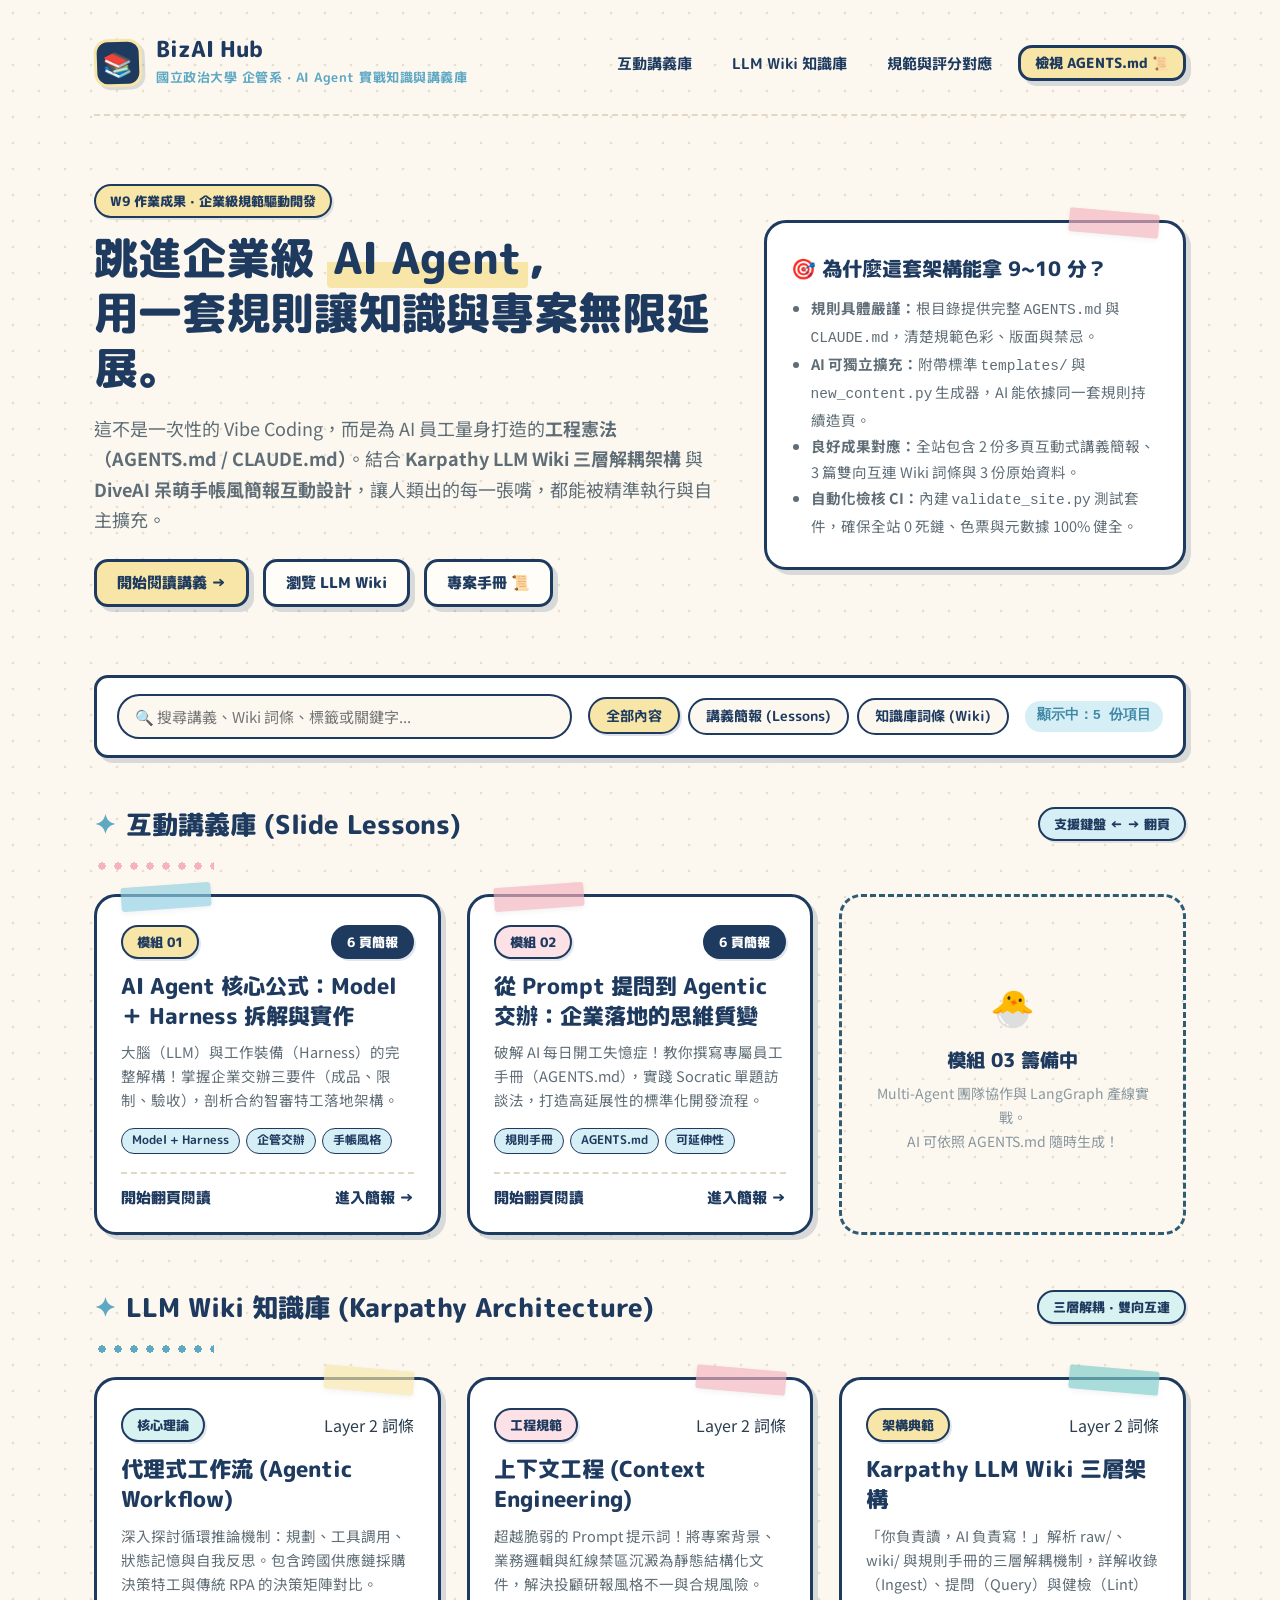
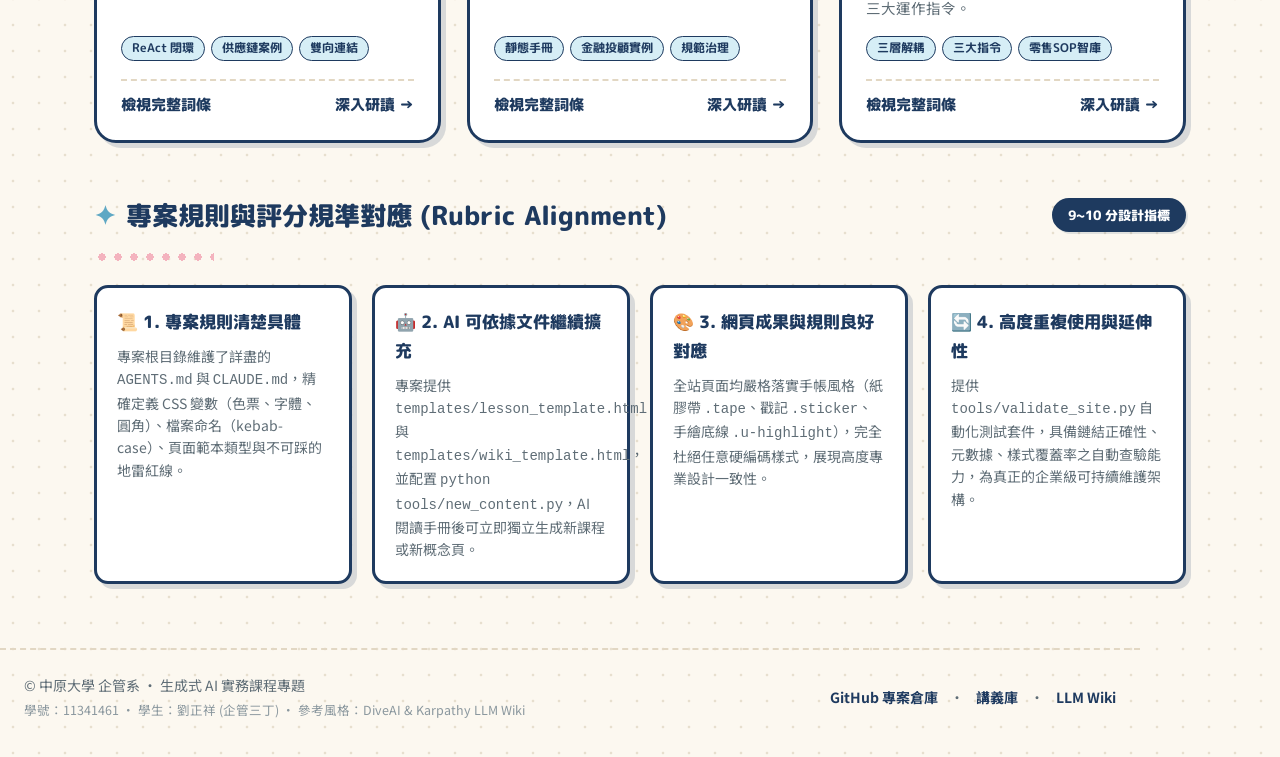
<file: index.html>
<!DOCTYPE html>
<html lang="zh-Hant">
<head>
  <meta charset="utf-8">
  <meta name="viewport" content="width=device-width, initial-scale=1">
  <title>BizAI Hub・中原企管 AI Agent 落地實戰講義庫與知識 Wiki</title>
  <meta name="description" content="遵循 Karpathy LLM Wiki 三層解耦架構與 DiveAI 講義互動設計。告別單次 Vibe Coding，建立 AI Agent 可以持續擴充的企業級工程憲法。">
  <link rel="preconnect" href="https://fonts.googleapis.com">
  <link rel="preconnect" href="https://fonts.gstatic.com" crossorigin>
  <link href="https://fonts.googleapis.com/css2?family=M+PLUS+Rounded+1c:wght@400;500;700;800&family=Noto+Sans+TC:wght@400;500;700;900&display=swap" rel="stylesheet">
  <link rel="stylesheet" href="styles/base.css">
  <style>
    /* Portal Specific Styles */
    .hero-section {
      padding: 48px 0 32px;
      display: grid;
      grid-template-columns: 1.2fr 0.8fr;
      gap: 36px;
      align-items: center;
    }
    .hero-title {
      font-size: 44px;
      line-height: 1.25;
      margin-bottom: 18px;
    }
    .hero-lead {
      font-size: 18px;
      color: var(--ink-light);
      line-height: 1.7;
      margin-bottom: 24px;
    }
    .hero-actions {
      display: flex;
      gap: 14px;
      flex-wrap: wrap;
    }
    .hero-badge-box {
      background: var(--paper-card);
      border: var(--border-thick);
      border-radius: var(--radius-lg);
      padding: 28px 24px;
      box-shadow: var(--shadow-pop);
      position: relative;
    }
    .hero-badge-box h3 {
      font-size: 20px;
      margin-bottom: 10px;
    }
    .hero-badge-box ul {
      margin-left: 20px;
      font-size: 14.5px;
      line-height: 1.8;
      color: var(--ink-light);
    }

    /* Filter & Search Toolbar */
    .toolbar-section {
      margin: 36px 0 28px;
      background: var(--paper-card);
      border: var(--border-thick);
      border-radius: var(--radius-md);
      padding: 16px 20px;
      box-shadow: var(--shadow-pop);
      display: flex;
      align-items: center;
      justify-content: space-between;
      flex-wrap: wrap;
      gap: 16px;
    }
    .search-box {
      display: flex;
      align-items: center;
      position: relative;
      flex: 1;
      min-width: 260px;
    }
    .search-input {
      width: 100%;
      padding: 10px 38px 10px 16px;
      font-size: 15px;
      font-family: var(--font-body);
      border: 2px solid var(--navy);
      border-radius: var(--radius-pill);
      background: var(--cream);
      color: var(--navy);
      outline: none;
      transition: background var(--transition-fast), border-color var(--transition-fast);
    }
    .search-input:focus {
      background: #FFF;
      border-color: var(--blue);
    }
    .clear-search-btn {
      position: absolute;
      right: 12px;
      background: transparent;
      border: none;
      font-size: 16px;
      cursor: pointer;
      color: var(--ink-muted);
      display: none;
    }
    .filter-tabs {
      display: flex;
      gap: 8px;
      flex-wrap: wrap;
    }
    .filter-btn {
      background: var(--cream);
      border: 2px solid var(--navy);
      border-radius: var(--radius-pill);
      padding: 6px 16px;
      font-family: var(--font-round);
      font-weight: 700;
      font-size: 13.5px;
      color: var(--navy);
      cursor: pointer;
      transition: all var(--transition-fast);
    }
    .filter-btn.active, .filter-btn:hover {
      background: var(--yellow);
      transform: translateY(-1px);
      box-shadow: 2px 2px 0 rgba(30,58,95,0.15);
    }
    .content-counter {
      font-family: var(--font-mono);
      font-size: 13.5px;
      font-weight: 700;
      color: var(--blue-dark);
      background: var(--sky-soft);
      padding: 4px 12px;
      border-radius: var(--radius-pill);
    }

    /* Cards Grid */
    .section-title-row {
      margin: 44px 0 16px;
      display: flex;
      align-items: center;
      justify-content: space-between;
    }
    .section-title {
      font-size: 26px;
      display: flex;
      align-items: center;
      gap: 10px;
    }
    .cards-grid {
      display: grid;
      grid-template-columns: repeat(auto-fill, minmax(320px, 1fr));
      gap: 26px;
      margin-bottom: 24px;
    }
    .content-card {
      position: relative;
      background: var(--paper-card);
      border: var(--border-thick);
      border-radius: var(--radius-lg);
      padding: 28px 24px 22px;
      box-shadow: var(--shadow-pop);
      text-decoration: none;
      color: inherit;
      display: flex;
      flex-direction: column;
      transition: transform var(--transition-fast), box-shadow var(--transition-fast);
    }
    .content-card:hover {
      transform: translate(-3px, -3px);
      box-shadow: var(--shadow-pop-hover);
    }
    .card-badge-row {
      display: flex;
      align-items: center;
      justify-content: space-between;
      margin-bottom: 12px;
    }
    .card-title {
      font-size: 22px;
      line-height: 1.35;
      margin-bottom: 10px;
      color: var(--navy);
    }
    .card-desc {
      font-size: 14.5px;
      color: var(--ink-light);
      line-height: 1.65;
      flex: 1;
      margin-bottom: 16px;
    }
    .card-tags {
      display: flex;
      gap: 6px;
      flex-wrap: wrap;
      margin-bottom: 18px;
    }
    .card-tag {
      background: var(--sky-soft);
      border: 1.5px solid var(--navy);
      color: var(--navy);
      font-family: var(--font-round);
      font-weight: 700;
      font-size: 11.5px;
      padding: 2px 10px;
      border-radius: var(--radius-pill);
    }
    .card-footer-action {
      display: flex;
      align-items: center;
      justify-content: space-between;
      padding-top: 12px;
      border-top: 2px dashed var(--border-line);
      font-family: var(--font-round);
      font-weight: 800;
      font-size: 14.5px;
      color: var(--navy);
    }

    /* Soon Placeholder Card */
    .card-soon {
      background: transparent;
      border: 3px dashed var(--navy-light);
      border-radius: var(--radius-lg);
      display: flex;
      flex-direction: column;
      align-items: center;
      justify-content: center;
      text-align: center;
      padding: 30px;
      min-height: 240px;
      color: var(--ink-muted);
    }

    /* Rule Highlights Section */
    .rubric-callout-grid {
      display: grid;
      grid-template-columns: repeat(auto-fit, minmax(240px, 1fr));
      gap: 20px;
      margin: 20px 0;
    }
    .rubric-box {
      background: var(--paper-card);
      border: var(--border-thick);
      border-radius: var(--radius-md);
      padding: 20px;
      box-shadow: var(--shadow-pop);
    }
    .rubric-box h4 {
      font-size: 17px;
      margin-bottom: 8px;
      display: flex;
      align-items: center;
      gap: 6px;
    }
    .rubric-box p {
      font-size: 14px;
      color: var(--ink-light);
      line-height: 1.6;
    }

    /* Modal Styling */
    .modal-backdrop {
      display: none;
      position: fixed;
      inset: 0;
      background: rgba(30, 58, 95, 0.6);
      backdrop-filter: blur(4px);
      z-index: 1000;
      align-items: center;
      justify-content: center;
      padding: 20px;
    }
    .modal-dialog {
      background: var(--paper);
      border: var(--border-thick);
      border-radius: var(--radius-lg);
      width: 100%;
      max-width: 840px;
      max-height: 85vh;
      display: flex;
      flex-direction: column;
      box-shadow: 0 20px 60px rgba(0, 0, 0, 0.3);
      overflow: hidden;
    }
    .modal-header {
      padding: 18px 24px;
      border-bottom: 2px dashed var(--border-line);
      display: flex;
      align-items: center;
      justify-content: space-between;
      background: var(--cream);
    }
    .modal-body {
      padding: 24px;
      overflow-y: auto;
      font-size: 14.5px;
      line-height: 1.7;
    }
    .modal-close-btn {
      background: var(--blush);
      border: 2px solid var(--navy);
      border-radius: 50%;
      width: 32px;
      height: 32px;
      display: flex;
      align-items: center;
      justify-content: center;
      font-weight: 900;
      cursor: pointer;
    }

    @media (max-width: 860px) {
      .hero-section {
        grid-template-columns: 1fr;
      }
      .hero-title {
        font-size: 32px;
      }
      .toolbar-section {
        flex-direction: column;
        align-items: stretch;
      }
    }
  </style>
</head>
<body>

  <!-- Site Navigation -->
  <header class="site-header">
    <div class="wrap">
      <nav class="site-nav">
        <a href="index.html" class="brand-logo">
          <div class="brand-icon">📚</div>
          <div class="brand-text">
            <h1>BizAI Hub</h1>
            <span>國立政治大學 企管系 · AI Agent 實戰知識與講義庫</span>
          </div>
        </a>
        <ul class="nav-links">
          <li><a href="#lessons-section" class="nav-link">互動講義庫</a></li>
          <li><a href="#wiki-section" class="nav-link">LLM Wiki 知識庫</a></li>
          <li><a href="#rules-section" class="nav-link">規範與評分對應</a></li>
          <li><button class="btn-action" id="openAgentsModalBtn" style="padding:5px 14px; font-size:13.5px">檢視 AGENTS.md 📜</button></li>
        </ul>
      </nav>
    </div>
  </header>

  <main class="wrap">
    <!-- Hero Section -->
    <section class="hero-section">
      <div>
        <span class="badge-pill yellow" style="margin-bottom:12px;">W9 作業成果 · 企業級規範驅動開發</span>
        <h2 class="hero-title">
          跳進企業級 <span class="u-highlight">AI Agent</span>，<br>
          用一套規則讓知識與專案無限延展。
        </h2>
        <p class="hero-lead">
          這不是一次性的 Vibe Coding，而是為 AI 員工量身打造的<b>工程憲法（AGENTS.md / CLAUDE.md）</b>。結合 <b>Karpathy LLM Wiki 三層解耦架構</b> 與 <b>DiveAI 呆萌手帳風簡報互動設計</b>，讓人類出的每一張嘴，都能被精準執行與自主擴充。
        </p>
        <div class="hero-actions">
          <a href="#lessons-section" class="btn-action">開始閱讀講義 →</a>
          <a href="#wiki-section" class="btn-action btn-secondary">瀏覽 LLM Wiki</a>
          <button class="btn-action btn-secondary" onclick="document.getElementById('openAgentsModalBtn').click()">專案手冊 📜</button>
        </div>
      </div>

      <div class="hero-badge-box">
        <div class="tape tape-right tape-pink"></div>
        <h3>🎯 為什麼這套架構能拿 9~10 分？</h3>
        <ul>
          <li><b>規則具體嚴謹：</b>根目錄提供完整 <code>AGENTS.md</code> 與 <code>CLAUDE.md</code>，清楚規範色彩、版面與禁忌。</li>
          <li><b>AI 可獨立擴充：</b>附帶標準 <code>templates/</code> 與 <code>new_content.py</code> 生成器，AI 能依據同一套規則持續造頁。</li>
          <li><b>良好成果對應：</b>全站包含 2 份多頁互動式講義簡報、3 篇雙向互連 Wiki 詞條與 3 份原始資料。</li>
          <li><b>自動化檢核 CI：</b>內建 <code>validate_site.py</code> 測試套件，確保全站 0 死鏈、色票與元數據 100% 健全。</li>
        </ul>
      </div>
    </section>

    <!-- Toolbar: Search & Category Filter -->
    <section class="toolbar-section">
      <div class="search-box">
        <input type="text" id="hubSearchInput" class="search-input" placeholder="🔍 搜尋講義、Wiki 詞條、標籤或關鍵字..." aria-label="搜尋知識庫內容">
        <button id="clearSearchBtn" class="clear-search-btn" title="清除搜尋">✕</button>
      </div>

      <div class="filter-tabs">
        <button class="filter-btn active" data-category="all">全部內容</button>
        <button class="filter-btn" data-category="lesson">講義簡報 (Lessons)</button>
        <button class="filter-btn" data-category="wiki">知識庫詞條 (Wiki)</button>
      </div>

      <div class="content-counter" id="contentCountDisplay">
        顯示中：5 份項目
      </div>
    </section>

    <!-- Empty Search State -->
    <div id="emptySearchState" style="display:none; text-align:center; padding: 40px 20px;">
      <div style="font-size: 40px; margin-bottom: 8px;">🔍</div>
      <h3 style="color:var(--navy);">查無符合的內容項目</h3>
      <p style="color:var(--ink-light); margin-top:6px;">請嘗試更換關鍵字，或點擊「全部內容」重置篩選條件。</p>
    </div>

    <!-- Section 1: Interactive Lessons -->
    <section id="lessons-section">
      <div class="section-title-row">
        <h3 class="section-title"><span class="text-blue">✦</span> 互動講義庫 (Slide Lessons)</h3>
        <span class="badge-pill">支援鍵盤 ← → 翻頁</span>
      </div>
      <div class="hand-line"></div>

      <div class="cards-grid">
        <!-- Lesson 1 Card -->
        <a href="lessons/agent-harness/index.html" class="content-card" data-type="lesson" data-tags="AI Agent, Model, Harness, 核心公式, 企管案例, 講義">
          <div class="tape tape-left"></div>
          <div class="card-badge-row">
            <span class="badge-pill yellow">模組 01</span>
            <span class="badge-pill dark">6 頁簡報</span>
          </div>
          <h4 class="card-title">AI Agent 核心公式：Model ＋ Harness 拆解與實作</h4>
          <p class="card-desc">
            大腦（LLM）與工作裝備（Harness）的完整解構！掌握企業交辦三要件（成品、限制、驗收），剖析合約智審特工落地架構。
          </p>
          <div class="card-tags">
            <span class="card-tag">Model + Harness</span>
            <span class="card-tag">企管交辦</span>
            <span class="card-tag">手帳風格</span>
          </div>
          <div class="card-footer-action">
            <span>開始翻頁閱讀</span>
            <span>進入簡報 →</span>
          </div>
        </a>

        <!-- Lesson 2 Card -->
        <a href="lessons/prompt-to-agent/index.html" class="content-card" data-type="lesson" data-tags="Prompt, Agentic, AGENTS.md, CLAUDE.md, 規則工程, 訪談法, 講義">
          <div class="tape tape-left tape-pink"></div>
          <div class="card-badge-row">
            <span class="badge-pill pink">模組 02</span>
            <span class="badge-pill dark">6 頁簡報</span>
          </div>
          <h4 class="card-title">從 Prompt 提問到 Agentic 交辦：企業落地的思維質變</h4>
          <p class="card-desc">
            破解 AI 每日開工失憶症！教你撰寫專屬員工手冊（AGENTS.md），實踐 Socratic 單題訪談法，打造高延展性的標準化開發流程。
          </p>
          <div class="card-tags">
            <span class="card-tag">規則手冊</span>
            <span class="card-tag">AGENTS.md</span>
            <span class="card-tag">可延伸性</span>
          </div>
          <div class="card-footer-action">
            <span>開始翻頁閱讀</span>
            <span>進入簡報 →</span>
          </div>
        </a>

        <!-- Coming Soon Card -->
        <div class="card-soon" data-type="lesson" data-tags="即將推出, 多代理人, LangGraph">
          <div style="font-size:36px; margin-bottom:8px;">🐣</div>
          <h4 style="font-family:var(--font-round); color:var(--navy); font-size:19px;">模組 03 籌備中</h4>
          <p style="font-size:14px; margin-top:6px;">Multi-Agent 團隊協作與 LangGraph 產線實戰。<br>AI 可依照 AGENTS.md 隨時生成！</p>
        </div>
      </div>
    </section>

    <!-- Section 2: LLM Wiki Knowledge Base -->
    <section id="wiki-section" style="margin-top: 50px;">
      <div class="section-title-row">
        <h3 class="section-title"><span class="text-blue">✦</span> LLM Wiki 知識庫 (Karpathy Architecture)</h3>
        <span class="badge-pill teal">三層解耦 · 雙向互連</span>
      </div>
      <div class="hand-line hand-line-blue"></div>

      <div class="cards-grid">
        <!-- Wiki 1 Card -->
        <a href="wiki/agentic-workflow/index.html" class="content-card" data-type="wiki" data-tags="代理式工作流, Agentic Workflow, 閉環機制, 工具調用, 供應鏈, Wiki">
          <div class="tape tape-right tape-yellow"></div>
          <div class="card-badge-row">
            <span class="badge-pill teal">核心理論</span>
            <span class="karpathy-pill">Layer 2 詞條</span>
          </div>
          <h4 class="card-title">代理式工作流 (Agentic Workflow)</h4>
          <p class="card-desc">
            深入探討循環推論機制：規劃、工具調用、狀態記憶與自我反思。包含跨國供應鏈採購決策特工與傳統 RPA 的決策矩陣對比。
          </p>
          <div class="card-tags">
            <span class="card-tag">ReAct 閉環</span>
            <span class="card-tag">供應鏈案例</span>
            <span class="card-tag">雙向連結</span>
          </div>
          <div class="card-footer-action">
            <span>檢視完整詞條</span>
            <span>深入研讀 →</span>
          </div>
        </a>

        <!-- Wiki 2 Card -->
        <a href="wiki/context-engineering/index.html" class="content-card" data-type="wiki" data-tags="上下文工程, Context Engineering, AGENTS.md, 投顧研報, 治理, Wiki">
          <div class="tape tape-right tape-pink"></div>
          <div class="card-badge-row">
            <span class="badge-pill pink">工程規範</span>
            <span class="karpathy-pill">Layer 2 詞條</span>
          </div>
          <h4 class="card-title">上下文工程 (Context Engineering)</h4>
          <p class="card-desc">
            超越脆弱的 Prompt 提示詞！將專案背景、業務邏輯與紅線禁區沉澱為靜態結構化文件，解決投顧研報風格不一與合規風險。
          </p>
          <div class="card-tags">
            <span class="card-tag">靜態手冊</span>
            <span class="card-tag">金融投顧實例</span>
            <span class="card-tag">規範治理</span>
          </div>
          <div class="card-footer-action">
            <span>檢視完整詞條</span>
            <span>深入研讀 →</span>
          </div>
        </a>

        <!-- Wiki 3 Card -->
        <a href="wiki/llm-wiki-architecture/index.html" class="content-card" data-type="wiki" data-tags="Karpathy, LLM Wiki, 三層架構, raw, wiki, 規則手冊, 零售SOP, Wiki">
          <div class="tape tape-right tape-teal"></div>
          <div class="card-badge-row">
            <span class="badge-pill yellow">架構典範</span>
            <span class="karpathy-pill">Layer 2 詞條</span>
          </div>
          <h4 class="card-title">Karpathy LLM Wiki 三層架構</h4>
          <p class="card-desc">
            「你負責讀，AI 負責寫！」解析 raw/、wiki/ 與規則手冊的三層解耦機制，詳解收錄（Ingest）、提問（Query）與健檢（Lint）三大運作指令。
          </p>
          <div class="card-tags">
            <span class="card-tag">三層解耦</span>
            <span class="card-tag">三大指令</span>
            <span class="card-tag">零售SOP智庫</span>
          </div>
          <div class="card-footer-action">
            <span>檢視完整詞條</span>
            <span>深入研讀 →</span>
          </div>
        </a>
      </div>
    </section>

    <!-- Section 3: Architecture & Rubrics Alignment -->
    <section id="rules-section" style="margin-top: 50px;">
      <div class="section-title-row">
        <h3 class="section-title"><span class="text-blue">✦</span> 專案規則與評分規準對應 (Rubric Alignment)</h3>
        <span class="badge-pill dark">9~10 分設計指標</span>
      </div>
      <div class="hand-line"></div>

      <div class="rubric-callout-grid">
        <div class="rubric-box">
          <h4>📜 1. 專案規則清楚具體</h4>
          <p>
            專案根目錄維護了詳盡的 <code>AGENTS.md</code> 與 <code>CLAUDE.md</code>，精確定義 CSS 變數（色票、字體、圓角）、檔案命名（kebab-case）、頁面範本類型與不可踩的地雷紅線。
          </p>
        </div>
        <div class="rubric-box">
          <h4>🤖 2. AI 可依據文件繼續擴充</h4>
          <p>
            專案提供 <code>templates/lesson_template.html</code> 與 <code>templates/wiki_template.html</code>，並配置 <code>python tools/new_content.py</code>，AI 閱讀手冊後可立即獨立生成新課程或新概念頁。
          </p>
        </div>
        <div class="rubric-box">
          <h4>🎨 3. 網頁成果與規則良好對應</h4>
          <p>
            全站頁面均嚴格落實手帳風格（紙膠帶 <code>.tape</code>、戳記 <code>.sticker</code>、手繪底線 <code>.u-highlight</code>），完全杜絕任意硬編碼樣式，展現高度專業設計一致性。
          </p>
        </div>
        <div class="rubric-box">
          <h4>🔄 4. 高度重複使用與延伸性</h4>
          <p>
            提供 <code>tools/validate_site.py</code> 自動化測試套件，具備鏈結正確性、元數據、樣式覆蓋率之自動查驗能力，為真正的企業級可持續維護架構。
          </p>
        </div>
      </div>
    </section>
  </main>

  <!-- AGENTS.md Full Text Modal Dialog -->
  <div class="modal-backdrop" id="agentsModal" role="dialog" aria-modal="true" aria-labelledby="modalTitle">
    <div class="modal-dialog">
      <div class="modal-header">
        <h3 id="modalTitle" style="font-size:18px; color:var(--navy);">📜 專案 AGENTS.md 員工手冊規準預覽</h3>
        <button class="modal-close-btn" id="closeAgentsModalBtn" title="關閉視窗">✕</button>
      </div>
      <div class="modal-body">
        <div class="note-dash teal" style="margin-top:0;">
          <b>專案核心憲法摘要：</b>
          每次新進 AI Agent 開工前，系統會優先自動讀取本文件。本手冊定義了技術棧、色票變數、檔案結構、範本規範與自動化驗收流程。
        </div>
        <pre style="background:var(--cream); padding:16px; border-radius:8px; border:1px solid var(--border-line); overflow-x:auto; font-family:var(--font-mono); font-size:13px; line-height:1.55;">
# BizAI Hub - AI Agent 開發規約與員工手冊 (AGENTS.md)

## 一、專案目的與核心願景
本專案為中原企管系「AI Agent 落地實戰知識庫與講義庫」，核心目標是建立一套具備「自我演進、高延展性、標準化模板」的知識傳播體系。

## 二、技術棧規範（零依賴原則）
1. 純原生 HTML5 + Modern CSS + Vanilla JS。
2. 嚴禁引入肥大之外部框架或打包工具，確保在 GitHub Pages 隨推即顯。
3. 中文字型優先使用 Google Fonts (Noto Sans TC + M PLUS Rounded 1c)。

## 三、視覺系統標準（嚴格色票與語意類別）
--cream: #FCF8F0; (主背景)
--navy: #1E3A5F; (標題、框線)
--blue: #5FA8C4; (重點強調)
--blush: #F4B3BE; (手帳腮紅)
--teal: #7CCBC9; (科技薄荷綠)
--yellow: #F7E6A8; (亮點高光)

## 四、頁面類型原型 (Archetypes)
- Type A: Slide Deck (講義簡報頁，支援鍵盤導覽、手帳膠帶)
- Type B: LLM Wiki (概念詞條頁，遵循 Karpathy 三層解耦)
- Type C: Portal Index (大廳總覽頁，具備即時搜尋與計數器)

## 五、AI 擴充標準作業程序 (SOP)
1. 讀取 templates/ 相對應之範本。
2. 執行 python tools/new_content.py 或手動填入語意區塊。
3. 執行 python tools/validate_site.py 驗收無任何報錯與死鏈。
        </pre>
      </div>
    </div>
  </div>

  <!-- Site Footer -->
  <footer class="site-footer wrap">
    <div>
      <span>© 中原大學 企管系 · 生成式 AI 實務課程專題</span><br>
      <span style="font-size:12.5px; color:var(--ink-muted);">學號：11341461 · 學生：劉正祥 (企管三丁) · 參考風格：DiveAI & Karpathy LLM Wiki</span>
    </div>
    <div style="display:flex; gap:12px; align-items:center;">
      <a href="https://github.com/034884851/bizai-hub" target="_blank" rel="noopener">GitHub 專案倉庫</a>
      <span>·</span>
      <a href="#lessons-section">講義庫</a>
      <span>·</span>
      <a href="#wiki-section">LLM Wiki</a>
    </div>
  </footer>

  <script src="scripts/portal.js"></script>
</body>
</html>
</file>
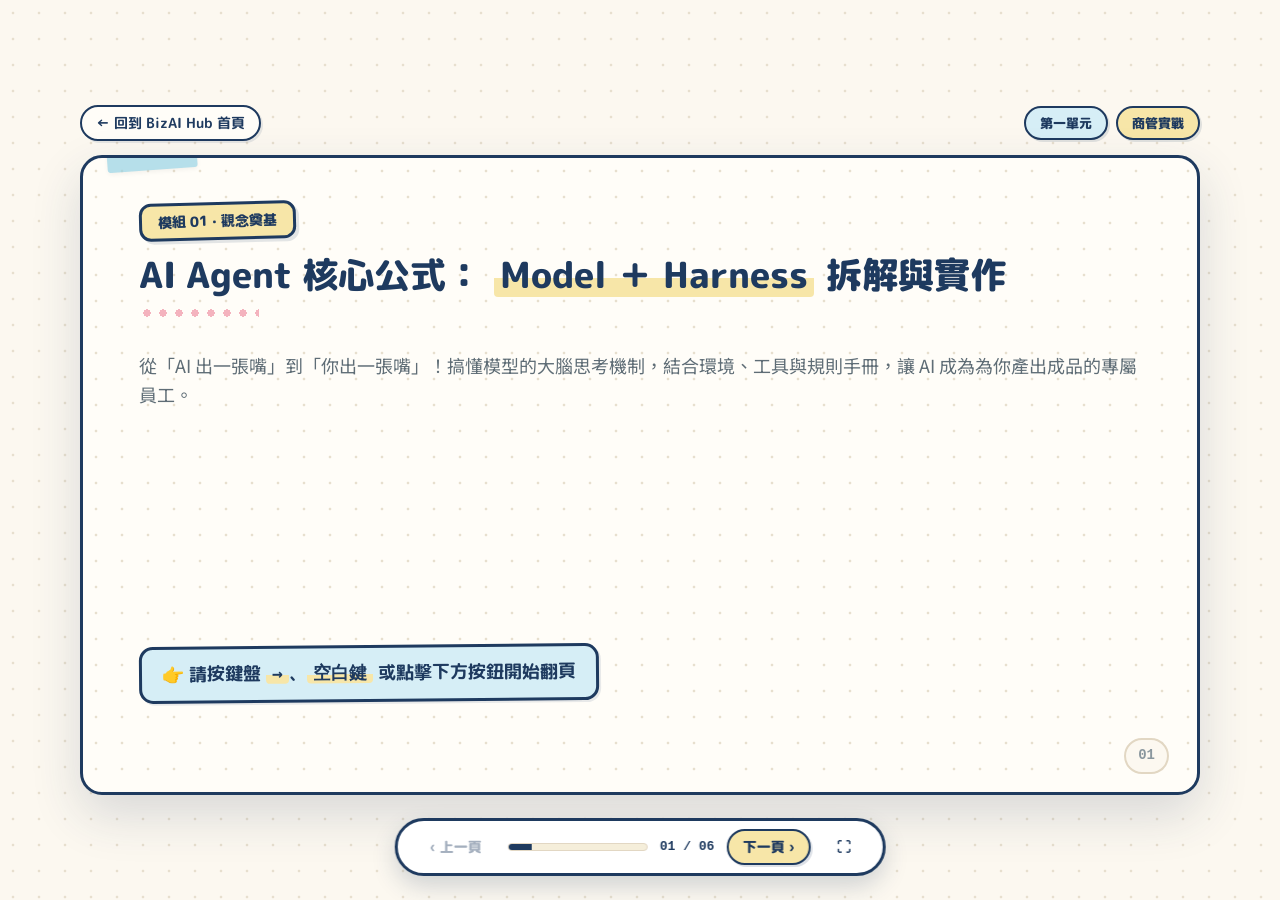
<file: lessons/agent-harness/index.html>
<!DOCTYPE html>
<html lang="zh-Hant">
<head>
  <meta charset="utf-8">
  <meta name="viewport" content="width=device-width, initial-scale=1">
  <title>AI Agent 核心公式：Model ＋ Harness 拆解與實作 | BizAI Hub 講義庫</title>
  <meta name="description" content="從 Chat 轉向 Agentic Work：理解大腦（LLM）與工作裝備（Harness）的完美分工，掌握企業級交辦三要件。">
  <link rel="preconnect" href="https://fonts.googleapis.com">
  <link rel="preconnect" href="https://fonts.gstatic.com" crossorigin>
  <link href="https://fonts.googleapis.com/css2?family=M+PLUS+Rounded+1c:wght@400;500;700;800&family=Noto+Sans+TC:wght@400;500;700;900&display=swap" rel="stylesheet">
  <link rel="stylesheet" href="../../styles/base.css">
  <link rel="stylesheet" href="../../styles/slide.css">
</head>
<body>

  <main class="slide-viewport">
    <!-- Top Bar -->
    <header class="slide-topbar">
      <a href="../../index.html" class="slide-backlink">← 回到 BizAI Hub 首頁</a>
      <div style="display:flex; gap:8px;">
        <span class="badge-pill">第一單元</span>
        <span class="badge-pill yellow">商管實戰</span>
      </div>
    </header>

    <!-- Slide Deck Stage -->
    <div class="deck-stage">
      <div class="deck-container">

        <!-- Slide 01: 封面 -->
        <section class="slide active" id="slide-1" aria-label="第 1 頁：封面">
          <div class="tape tape-left"></div>
          <div class="slide-content-pad">
            <span class="slide-category">模組 01 · 觀念奠基</span>
            <h1 class="slide-title">AI Agent 核心公式：<br><span class="u-highlight">Model ＋ Harness</span> 拆解與實作</h1>
            <div class="hand-line"></div>
            <p class="slide-lead">
              從「AI 出一張嘴」到「你出一張嘴」！搞懂模型的大腦思考機制，結合環境、工具與規則手冊，讓 AI 成為為你產出成品的專屬員工。
            </p>
            <div class="slide-oneline">
              👉 請按鍵盤 <kbd class="u-highlight">→</kbd>、<kbd class="u-highlight">空白鍵</kbd> 或點擊下方按鈕開始翻頁
            </div>
            <div class="slide-pageno">01</div>
          </div>
        </section>

        <!-- Slide 02: 從問 AI 到交辦給 AI -->
        <section class="slide" id="slide-2" aria-label="第 2 頁：兩種用法的本質差異">
          <div class="tape tape-right tape-pink"></div>
          <div class="slide-content-pad">
            <span class="slide-category">思維轉型</span>
            <h2 class="slide-title"><span class="star">✦</span> 從「問 AI」到「交辦給 AI」</h2>
            <div class="hand-line"></div>
            <p class="slide-lead">這不是換一個軟體，而是你在工作現場與 AI 協作模式的<b class="text-navy">根本位移</b>：</p>
            
            <table class="data-table">
              <thead>
                <tr>
                  <th>評估維度</th>
                  <th>對話式（Chat 模式）</th>
                  <th>代理式（Agentic 模式）</th>
                </tr>
              </thead>
              <tbody>
                <tr>
                  <td>你的角色定位</td>
                  <td>發問者、操作員（人是 AI 的手腳）</td>
                  <td>老闆、專案經理（你出一張嘴與驗收）</td>
                </tr>
                <tr>
                  <td>協作過程</td>
                  <td>一問一答，人類全程緊盯螢幕</td>
                  <td>交辦後 AI 自主執行多步驟，人可離開</td>
                </tr>
                <tr>
                  <td>觸及邊界</td>
                  <td>僅限對話框內的靜態文字輸出</td>
                  <td>讀寫本機檔案、執行終端機、串接 API</td>
                </tr>
                <tr>
                  <td>最終產物</td>
                  <td>一段供參考的回答</td>
                  <td>一份驗收合格的實際成品（專案代碼、報表）</td>
                </tr>
              </tbody>
            </table>

            <div class="slide-oneline">
              從今天起：你不是在向顧問請教，而是<b class="text-navy">交辦一件有驗收標準的具體任務</b>。
            </div>
            <div class="slide-pageno">02</div>
          </div>
        </section>

        <!-- Slide 03: 課程核心公式 -->
        <section class="slide" id="slide-3" aria-label="第 3 頁：核心公式拆解">
          <div class="tape tape-left tape-yellow"></div>
          <div class="slide-content-pad">
            <span class="slide-category">架構核心</span>
            <h2 class="slide-title"><span class="star">✦</span> 課程核心公式</h2>
            <div class="hand-line"></div>

            <div class="formula-box">
              <span class="formula-chip agent">🤖 AI Agent</span>
              <span class="formula-op">＝</span>
              <span class="formula-chip model">🧠 AI Model (大腦)</span>
              <span class="formula-op">＋</span>
              <span class="formula-chip harness">🦺 Harness (工作裝備)</span>
            </div>

            <div class="slide-cards two-col">
              <div class="slide-card">
                <div class="sticker">腦</div>
                <h3>AI Model（思考核心）</h3>
                <p>大型語言模型本質上只做一件事：<b>預測下一個 Token</b>。它擅長規劃、理解語境、綜合歸納與代碼生成，但它本身「沒有手腳」，無法主動觸摸檔案系統。</p>
              </div>
              <div class="slide-card teal">
                <div class="sticker">手</div>
                <h3>Harness（行動裝備系統）</h3>
                <p>負責落地的執行安全網：捕捉模型的工具呼叫，安全執行讀寫、執行測試命令，再將真實反饋送回大腦。<b>模型大家都差不多，決定好不好用的是 Harness！</b></p>
              </div>
            </div>

            <div class="slide-oneline">
              💡 打造 Agent 的本質：<b>教 AI 用你的標準與 SOP 做事</b>。
            </div>
            <div class="slide-pageno">03</div>
          </div>
        </section>

        <!-- Slide 04: Harness 六大關鍵裝備 -->
        <section class="slide" id="slide-4" aria-label="第 4 頁：六大關鍵裝備">
          <div class="tape tape-right tape-teal"></div>
          <div class="slide-content-pad">
            <span class="slide-category">裝備清單</span>
            <h2 class="slide-title"><span class="star">✦</span> 一個完整的 Harness 有什麼？</h2>
            <div class="hand-line"></div>
            
            <div class="slide-cards" style="grid-template-columns: repeat(3, 1fr);">
              <div class="slide-card">
                <div class="sticker">1</div>
                <h3>💻 工作空間 (Workspace)</h3>
                <p>沙盒化獨立目錄，讓 Agent 讀寫專屬檔案與執行隔離程式。</p>
              </div>
              <div class="slide-card pink">
                <div class="sticker">2</div>
                <h3>🧰 執行工具 (Tools)</h3>
                <p>檔案讀寫、Terminal 命令、網頁爬蟲與搜尋引擎。</p>
              </div>
              <div class="slide-card teal">
                <div class="sticker">3</div>
                <h3>🔌 連接器 (MCP)</h3>
                <p>Model Context Protocol，掛載公司內部 ERP、SQL 或 Notion。</p>
              </div>
              <div class="slide-card yellow">
                <div class="sticker">4</div>
                <h3>📘 技能模組 (Skills)</h3>
                <p>封裝專業領域的標準作業流程（SOP），即插即用。</p>
              </div>
              <div class="slide-card">
                <div class="sticker">5</div>
                <h3>📜 規則手冊 (Handbooks)</h3>
                <p><b>AGENTS.md / CLAUDE.md</b>，開工必讀的原則底線與規範。</p>
              </div>
              <div class="slide-card pink">
                <div class="sticker">6</div>
                <h3>⏰ 自動排程 (Triggers)</h3>
                <p>Cron 定時或事件 Webhook 驅動，達成無人值守自動化。</p>
              </div>
            </div>

            <div class="slide-oneline">
              📌 其中你唯一能 100% 掌握、影響力最大的，就是那份<b class="text-navy">規則手冊（AGENTS.md）</b>！
            </div>
            <div class="slide-pageno">04</div>
          </div>
        </section>

        <!-- Slide 05: 老闆交辦三件事 -->
        <section class="slide" id="slide-5" aria-label="第 5 頁：交辦三件事">
          <div class="tape tape-left tape-pink"></div>
          <div class="slide-content-pad">
            <span class="slide-category">交辦基本功</span>
            <h2 class="slide-title"><span class="star">✦</span> 好老闆交辦，講清楚三件事</h2>
            <div class="hand-line"></div>

            <div class="slide-cards" style="grid-template-columns: repeat(3, 1fr);">
              <div class="slide-card yellow">
                <div class="sticker">①</div>
                <h3>明確的成品 (Deliverable)</h3>
                <p>做完我會拿到什麼？存放在哪個檔案路徑？檔案結構與格式規範為何？</p>
              </div>
              <div class="slide-card pink">
                <div class="sticker">②</div>
                <h3>嚴格的限制 (Constraints)</h3>
                <p>哪些可以動、哪些絕對不能刪？色彩變數是否鎖定？是否需使用全形標點？</p>
              </div>
              <div class="slide-card teal">
                <div class="sticker">③</div>
                <h3>驗收的規準 (Acceptance)</h3>
                <p>如何證明你做完了？是否需提供執行計畫？代碼語法測試是否完全過關？</p>
              </div>
            </div>

            <div class="slide-vs" style="margin-top: 14px;">
              <div class="slide-vpanel bad">
                <span class="vtitle">❌ 模糊交辦</span>
                <p class="vsay">「幫我整理企管財務作業資料夾，越快越好。」（AI 只能盲猜，甚至誤刪重要資料）</p>
              </div>
              <div class="slide-vpanel good">
                <span class="vtitle">✅ 代理人交辦</span>
                <p class="vsay">「將 <code>raw/</code> 整理為結構化 HTML。保留原檔不可刪除，動手前先提大綱，做完運行測試確認 0 錯誤。」</p>
              </div>
            </div>

            <div class="slide-pageno">05</div>
          </div>
        </section>

        <!-- Slide 06: 商管落地實戰 -->
        <section class="slide" id="slide-6" aria-label="第 6 頁：企管落地案例">
          <div class="tape tape-right"></div>
          <div class="slide-content-pad">
            <span class="slide-category">企管落地</span>
            <h2 class="slide-title"><span class="star">✦</span> 企業級應用範例：合約智審特工</h2>
            <div class="hand-line"></div>
            <p class="slide-lead">在企業管理現場，如何落實 Model ＋ Harness 的威力？</p>

            <div class="slide-cards two-col">
              <div class="slide-card">
                <div class="sticker">SOP</div>
                <h3>自動化合約審查閉環</h3>
                <p><b>1. 讀取：</b>Agent 透過 File Tool 讀取供應商 PDF 條款草案。<br>
                <b>2. 比對：</b>Model 對照公司採購法遵規則庫（Rules）。<br>
                <b>3. 產出：</b>輸出紅字風險修訂版與談判建議書。</p>
              </div>
              <div class="slide-card teal">
                <div class="sticker">ROI</div>
                <h3>企業效益評估指標</h3>
                <p>• 審約耗時由原本 4 小時縮減至 15 分鐘。<br>
                • 藉由 <code>AGENTS.md</code> 統一審查嚴格度，消除法務人為疏漏。<br>
                • 全程本地或私有雲端執行，保障商務機密安全。</p>
              </div>
            </div>

            <div class="slide-oneline">
              🎉 <b>恭喜完成第一單元！</b>您可以點擊下方回到首頁，或繼續前往 LLM Wiki 深入探討。
            </div>
            <div class="slide-pageno">06</div>
          </div>
        </section>

      </div>
    </div>

    <!-- Floating Navigation Bar -->
    <nav class="slide-controls" aria-label="簡報切換導覽">
      <button class="control-btn" id="prevSlideBtn" title="上一頁 (←)">‹ 上一頁</button>
      <div class="slide-progress-track">
        <div class="slide-progress-fill" id="slideProgressFill"></div>
      </div>
      <span class="control-counter" id="slideCounter">01 / 06</span>
      <button class="control-btn primary" id="nextSlideBtn" title="下一頁 (→ / 空白鍵)">下一頁 ›</button>
      <button class="control-btn" id="fullscreenBtn" title="全螢幕切換 (F)">⛶</button>
    </nav>
  </main>

  <script src="../../scripts/slide.js"></script>
</body>
</html>
</file>
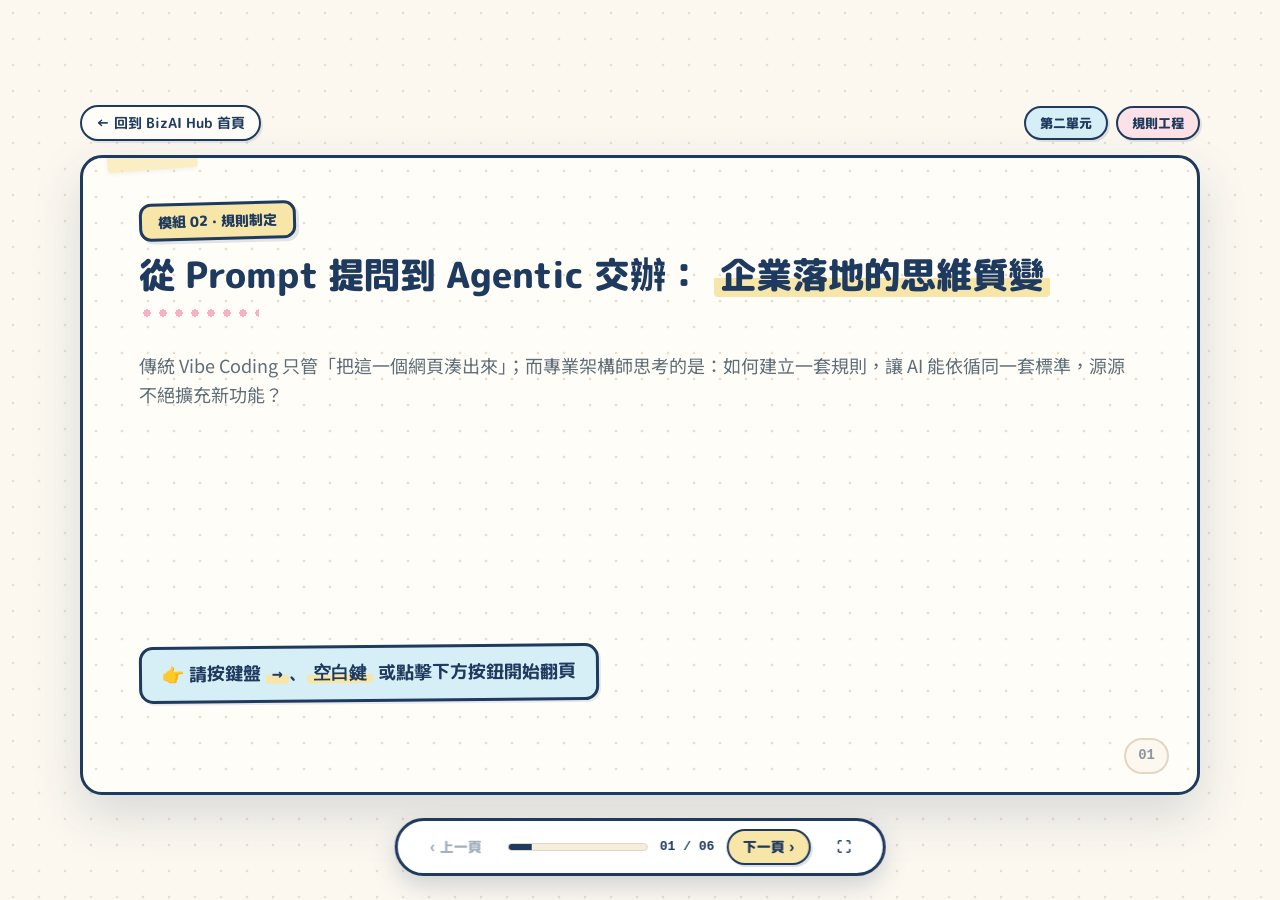
<file: lessons/prompt-to-agent/index.html>
<!DOCTYPE html>
<html lang="zh-Hant">
<head>
  <meta charset="utf-8">
  <meta name="viewport" content="width=device-width, initial-scale=1">
  <title>從 Prompt 提問到 Agentic 交辦：企業落地的思維質變 | BizAI Hub 講義庫</title>
  <meta name="description" content="破解 AI 每日失憶症！藉由 AGENTS.md 員工手冊，打造具備持續性與高延展度的自動化開發流程。">
  <link rel="preconnect" href="https://fonts.googleapis.com">
  <link rel="preconnect" href="https://fonts.gstatic.com" crossorigin>
  <link href="https://fonts.googleapis.com/css2?family=M+PLUS+Rounded+1c:wght@400;500;700;800&family=Noto+Sans+TC:wght@400;500;700;900&display=swap" rel="stylesheet">
  <link rel="stylesheet" href="../../styles/base.css">
  <link rel="stylesheet" href="../../styles/slide.css">
</head>
<body>

  <main class="slide-viewport">
    <!-- Top Bar -->
    <header class="slide-topbar">
      <a href="../../index.html" class="slide-backlink">← 回到 BizAI Hub 首頁</a>
      <div style="display:flex; gap:8px;">
        <span class="badge-pill">第二單元</span>
        <span class="badge-pill pink">規則工程</span>
      </div>
    </header>

    <!-- Slide Deck Stage -->
    <div class="deck-stage">
      <div class="deck-container">

        <!-- Slide 01: 封面 -->
        <section class="slide active" id="slide-1" aria-label="第 1 頁：封面">
          <div class="tape tape-left tape-yellow"></div>
          <div class="slide-content-pad">
            <span class="slide-category">模組 02 · 規則制定</span>
            <h1 class="slide-title">從 Prompt 提問到 Agentic 交辦：<br><span class="u-highlight">企業落地的思維質變</span></h1>
            <div class="hand-line"></div>
            <p class="slide-lead">
              傳統 Vibe Coding 只管「把這一個網頁湊出來」；而專業架構師思考的是：如何建立一套規則，讓 AI 能依循同一套標準，源源不絕擴充新功能？
            </p>
            <div class="slide-oneline">
              👉 請按鍵盤 <kbd class="u-highlight">→</kbd>、<kbd class="u-highlight">空白鍵</kbd> 或點擊下方按鈕開始翻頁
            </div>
            <div class="slide-pageno">01</div>
          </div>
        </section>

        <!-- Slide 02: AI 每天都是第一天上班 -->
        <section class="slide" id="slide-2" aria-label="第 2 頁：AI 失憶痛點">
          <div class="tape tape-right tape-pink"></div>
          <div class="slide-content-pad">
            <span class="slide-category">現實困境</span>
            <h2 class="slide-title"><span class="star">✦</span> 你的 AI 員工，每天都是第一天上班</h2>
            <div class="hand-line"></div>
            <p class="slide-lead">每當你開啟一個新的 Session 或更換視窗，AI 都處於<b class="text-navy">完全失憶狀態</b>：</p>

            <div class="slide-cards two-col" style="margin-top: 20px;">
              <div class="slide-card pink">
                <div class="sticker">😵</div>
                <h3>無規則檔的災難循環</h3>
                <p>• 每次都要重新貼 500 字的格式要求。<br>
                • 常常忘記色彩變數，自己發明新顏色。<br>
                • 標點符號半形全形混雜，目錄結構被弄亂。<br>
                • 網頁風格前後不一致，宛如補丁拼裝車。</p>
              </div>
              <div class="slide-card teal">
                <div class="sticker">✨</div>
                <h3>導入 AGENTS.md 的工作流</h3>
                <p>• AI 每次開工前，系統<b>自動讀取規則檔</b>。<br>
                • 清楚知道色票、字體、版面類別與檔案命名。<br>
                • 主動遵循防禦規範，不動核心基礎架構。<br>
                • 新人進來也能接手，程式碼品質始終如一。</p>
              </div>
            </div>

            <div class="slide-oneline">
              在企業專案中：<b>制度化勝過口頭叮嚀</b>。
            </div>
            <div class="slide-pageno">02</div>
          </div>
        </section>

        <!-- Slide 03: 員工手冊的角色 -->
        <section class="slide" id="slide-3" aria-label="第 3 頁：員工手冊本質">
          <div class="tape tape-left"></div>
          <div class="slide-content-pad">
            <span class="slide-category">解決方案</span>
            <h2 class="slide-title"><span class="star">✦</span> 寫一本專屬的「員工手冊」</h2>
            <div class="hand-line"></div>
            <p class="slide-lead">將專案規範具體化為專案根目錄的 Markdown 檔案：</p>

            <div class="slide-cards two-col">
              <div class="slide-card">
                <div class="sticker">A</div>
                <h3>AGENTS.md</h3>
                <p>通用 AI Agent 開發規約。適用於 OpenAI Codex、Antigravity、Cursor、Devin 等遵循通用規範的代理系統。</p>
              </div>
              <div class="slide-card yellow">
                <div class="sticker">C</div>
                <h3>CLAUDE.md</h3>
                <p>專為 Anthropic Claude Code 打造的手冊。在專案根目錄或透過鏈結雙向映射，確保所有 AI 閱讀同一套知識標準。</p>
              </div>
            </div>

            <div class="note-dash teal" style="margin-top: 18px;">
              <div class="note-dash-title">💡 核心價值</div>
              <p>手冊不是寫給人類看的裝飾品，它是<b>約束與引導 AI 決策路徑的最高憲法</b>。</p>
            </div>

            <div class="slide-pageno">03</div>
          </div>
        </section>

        <!-- Slide 04: 四大核心支柱 -->
        <section class="slide" id="slide-4" aria-label="第 4 頁：四大核心支柱">
          <div class="tape tape-right tape-yellow"></div>
          <div class="slide-content-pad">
            <span class="slide-category">手冊結構</span>
            <h2 class="slide-title"><span class="star">✦</span> 一本優秀手冊的四大支柱</h2>
            <div class="hand-line"></div>

            <div class="slide-cards" style="grid-template-columns: repeat(4, 1fr);">
              <div class="slide-card">
                <div class="sticker">1</div>
                <h3>這裡是什麼</h3>
                <p>專案使命、目標使用者、架構核心哲學與業務定位。</p>
              </div>
              <div class="slide-card pink">
                <div class="sticker">2</div>
                <h3>我的習慣</h3>
                <p>色票變數、檔案命名、目錄擺放與語意標籤規範。</p>
              </div>
              <div class="slide-card teal">
                <div class="sticker">3</div>
                <h3>不能做的事</h3>
                <p>紅線禁區：禁擅自刪檔、禁破壞跳轉、全形標點限制。</p>
              </div>
              <div class="slide-card yellow">
                <div class="sticker">4</div>
                <h3>做完要驗收</h3>
                <p>單元測試、自動檢核命令、零死鏈驗收標準。</p>
              </div>
            </div>

            <div class="slide-oneline">
              只要這四件事寫得清清楚楚，任何 AI 接手都不會走鐘！
            </div>
            <div class="slide-pageno">04</div>
          </div>
        </section>

        <!-- Slide 05: 一題一題訪談法 -->
        <section class="slide" id="slide-5" aria-label="第 5 頁：訪談產出法">
          <div class="tape tape-left tape-teal"></div>
          <div class="slide-content-pad">
            <span class="slide-category">協商實作</span>
            <h2 class="slide-title"><span class="star">✦</span> 規則不要硬擠，跟 AI 討論出來</h2>
            <div class="hand-line"></div>
            <p class="slide-lead">透過 Socratic 蘇格拉底式單題訪談，讓 AI 幫你萃取出精確規則：</p>

            <div class="slide-cards" style="grid-template-columns: repeat(3, 1fr);">
              <div class="slide-card">
                <div class="sticker">1</div>
                <h3>請 AI 深度訪談</h3>
                <p>「請一題一題問我關於網站的風格、受眾、命名習慣與驗收方式。」</p>
              </div>
              <div class="slide-card pink">
                <div class="sticker">2</div>
                <h3>AI 擬草稿，你裁決</h3>
                <p>AI 依據回答起草 <code>AGENTS.md</code>，你刪改邊界與補強商務情境。</p>
              </div>
              <div class="slide-card teal">
                <div class="sticker">3</div>
                <h3>每次收工更新手冊</h3>
                <p>「這次你踩到了什麼坑？總結教訓寫進手冊，下次絕不再犯。」</p>
              </div>
            </div>

            <div class="slide-oneline">
              規則手冊是一份<b>活的文件</b>，隨著專案迭代會越來越精準厚實！
            </div>
            <div class="slide-pageno">05</div>
          </div>
        </section>

        <!-- Slide 06: 重複使用與延伸 -->
        <section class="slide" id="slide-6" aria-label="第 6 頁：延展性驗證">
          <div class="tape tape-right"></div>
          <div class="slide-content-pad">
            <span class="slide-category">可延伸性</span>
            <h2 class="slide-title"><span class="star">✦</span> 如何證明規則具有「可延伸性」？</h2>
            <div class="hand-line"></div>
            <p class="slide-lead">在評分規準中，9~10 分最關鍵的指標是「這套設定具有重複使用與延伸的可能性」：</p>

            <div class="slide-cards two-col">
              <div class="slide-card yellow">
                <div class="sticker">Tool</div>
                <h3>標準化命令生成新頁面</h3>
                <p>在 BizAI Hub 中，AI 只需執行：<br>
                <code>python tools/new_content.py lesson --id ai-governance</code><br>
                即可自動依照模板生出符合所有色票、標籤與鍵盤控制的標準簡報！</p>
              </div>
              <div class="slide-card teal">
                <div class="sticker">CI</div>
                <h3>一鍵自動化健全檢查</h3>
                <p>修改或新增後，執行：<br>
                <code>python tools/validate_site.py</code><br>
                自動檢查全站超連結、CSS 變數完整度與元數據合規性，實現企業級 CI/CD 品質門檻。</p>
              </div>
            </div>

            <div class="slide-oneline">
              🎉 <b>第二單元完成！</b>歡迎點擊回到總覽或點閱 Wiki 概念詞條。
            </div>
            <div class="slide-pageno">06</div>
          </div>
        </section>

      </div>
    </div>

    <!-- Floating Navigation Bar -->
    <nav class="slide-controls" aria-label="簡報切換導覽">
      <button class="control-btn" id="prevSlideBtn" title="上一頁 (←)">‹ 上一頁</button>
      <div class="slide-progress-track">
        <div class="slide-progress-fill" id="slideProgressFill"></div>
      </div>
      <span class="control-counter" id="slideCounter">01 / 06</span>
      <button class="control-btn primary" id="nextSlideBtn" title="下一頁 (→ / 空白鍵)">下一頁 ›</button>
      <button class="control-btn" id="fullscreenBtn" title="全螢幕切換 (F)">⛶</button>
    </nav>
  </main>

  <script src="../../scripts/slide.js"></script>
</body>
</html>
</file>
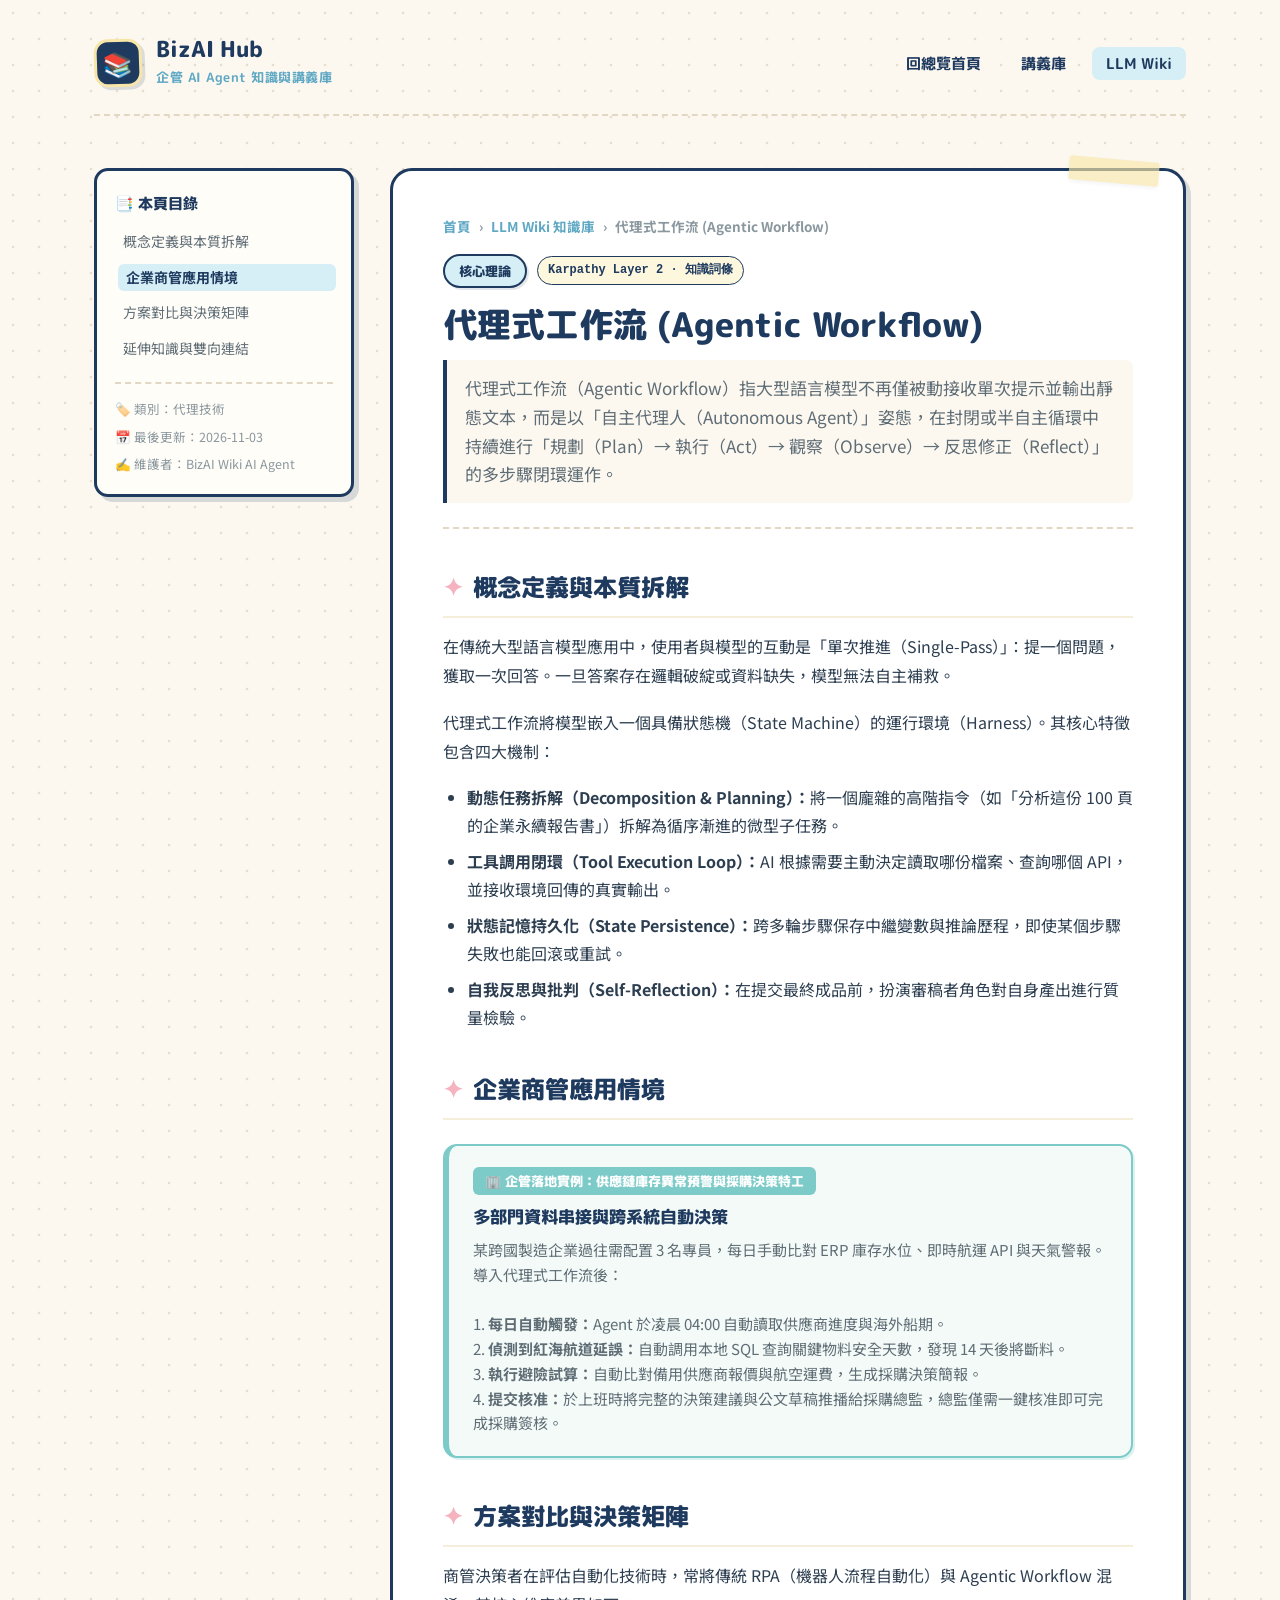
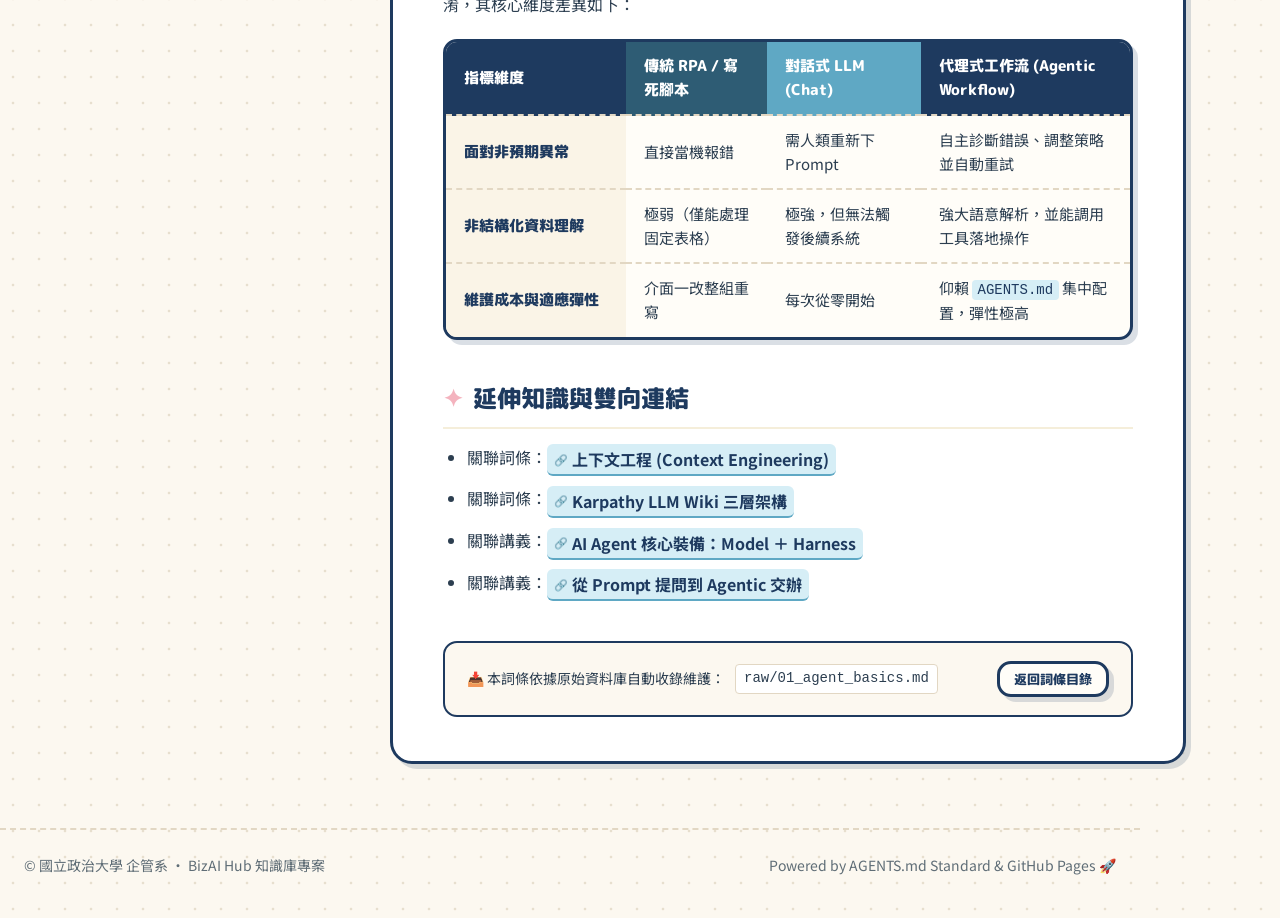
<file: wiki/agentic-workflow/index.html>
<!DOCTYPE html>
<html lang="zh-Hant">
<head>
  <meta charset="utf-8">
  <meta name="viewport" content="width=device-width, initial-scale=1">
  <title>代理式工作流 (Agentic Workflow) | BizAI Hub 知識庫</title>
  <meta name="description" content="解析代理式工作流（Agentic Workflow）的循環機制：觀察、思考、呼叫工具、自我反思與企業級自動化應用。">
  <link rel="preconnect" href="https://fonts.googleapis.com">
  <link rel="preconnect" href="https://fonts.gstatic.com" crossorigin>
  <link href="https://fonts.googleapis.com/css2?family=M+PLUS+Rounded+1c:wght@400;500;700;800&family=Noto+Sans+TC:wght@400;500;700;900&display=swap" rel="stylesheet">
  <link rel="stylesheet" href="../../styles/base.css">
  <link rel="stylesheet" href="../../styles/wiki.css">
</head>
<body>

  <header class="site-header">
    <div class="wrap">
      <nav class="site-nav">
        <a href="../../index.html" class="brand-logo">
          <div class="brand-icon">📚</div>
          <div class="brand-text">
            <h1>BizAI Hub</h1>
            <span>企管 AI Agent 知識與講義庫</span>
          </div>
        </a>
        <ul class="nav-links">
          <li><a href="../../index.html" class="nav-link">回總覽首頁</a></li>
          <li><a href="../../index.html#lessons-section" class="nav-link">講義庫</a></li>
          <li><a href="../../index.html#wiki-section" class="nav-link active">LLM Wiki</a></li>
        </ul>
      </nav>
    </div>
  </header>

  <main class="wrap">
    <div class="wiki-layout">
      <!-- Sidebar TOC -->
      <aside class="wiki-sidebar">
        <div class="wiki-sidebar-title">📑 本頁目錄</div>
        <ul class="toc-list" id="tocList">
          <!-- Dynamically populated by scripts/wiki.js -->
        </ul>
        <div class="wiki-sidebar-meta">
          <span>🏷️ 類別：代理技術</span>
          <span>📅 最後更新：2026-11-03</span>
          <span>✍️ 維護者：BizAI Wiki AI Agent</span>
        </div>
      </aside>

      <!-- Main Article -->
      <article class="wiki-article">
        <div class="tape tape-right tape-yellow"></div>
        
        <nav class="wiki-breadcrumbs" aria-label="麵包屑導覽">
          <a href="../../index.html">首頁</a>
          <span>›</span>
          <a href="../../index.html#wiki-section">LLM Wiki 知識庫</a>
          <span>›</span>
          <span>代理式工作流 (Agentic Workflow)</span>
        </nav>

        <header class="wiki-header">
          <div class="wiki-meta-row">
            <span class="badge-pill">核心理論</span>
            <span class="karpathy-pill">Karpathy Layer 2 · 知識詞條</span>
          </div>
          <h1 class="wiki-title">代理式工作流 (Agentic Workflow)</h1>
          <div class="wiki-lead-summary">
            代理式工作流（Agentic Workflow）指大型語言模型不再僅被動接收單次提示並輸出靜態文本，而是以「自主代理人（Autonomous Agent）」姿態，在封閉或半自主循環中持續進行「規劃（Plan）→ 執行（Act）→ 觀察（Observe）→ 反思修正（Reflect）」的多步驟閉環運作。
          </div>
        </header>

        <div class="wiki-body">
          <h2 id="concept-overview"><span class="heading-marker">✦</span> 概念定義與本質拆解</h2>
          <p>
            在傳統大型語言模型應用中，使用者與模型的互動是「單次推進（Single-Pass）」：提一個問題，獲取一次回答。一旦答案存在邏輯破綻或資料缺失，模型無法自主補救。
          </p>
          <p>
            代理式工作流將模型嵌入一個具備狀態機（State Machine）的運行環境（Harness）。其核心特徵包含四大機制：
          </p>
          <ul>
            <li><b>動態任務拆解（Decomposition & Planning）：</b>將一個龐雜的高階指令（如「分析這份 100 頁的企業永續報告書」）拆解為循序漸進的微型子任務。</li>
            <li><b>工具調用閉環（Tool Execution Loop）：</b>AI 根據需要主動決定讀取哪份檔案、查詢哪個 API，並接收環境回傳的真實輸出。</li>
            <li><b>狀態記憶持久化（State Persistence）：</b>跨多輪步驟保存中繼變數與推論歷程，即使某個步驟失敗也能回滾或重試。</li>
            <li><b>自我反思與批判（Self-Reflection）：</b>在提交最終成品前，扮演審稿者角色對自身產出進行質量檢驗。</li>
          </ul>

          <h2 id="business-scenario"><span class="heading-marker">✦</span> 企業商管應用情境</h2>
          <div class="biz-case-box">
            <span class="biz-badge">🏢 企管落地實例：供應鏈庫存異常預警與採購決策特工</span>
            <h4>多部門資料串接與跨系統自動決策</h4>
            <p>
              某跨國製造企業過往需配置 3 名專員，每日手動比對 ERP 庫存水位、即時航運 API 與天氣警報。導入代理式工作流後：
              <br><br>
              1. <b>每日自動觸發：</b>Agent 於凌晨 04:00 自動讀取供應商進度與海外船期。<br>
              2. <b>偵測到紅海航道延誤：</b>自動調用本地 SQL 查詢關鍵物料安全天數，發現 14 天後將斷料。<br>
              3. <b>執行避險試算：</b>自動比對備用供應商報價與航空運費，生成採購決策簡報。<br>
              4. <b>提交核准：</b>於上班時將完整的決策建議與公文草稿推播給採購總監，總監僅需一鍵核准即可完成採購簽核。
            </p>
          </div>

          <h2 id="comparison-analysis"><span class="heading-marker">✦</span> 方案對比與決策矩陣</h2>
          <p>商管決策者在評估自動化技術時，常將傳統 RPA（機器人流程自動化）與 Agentic Workflow 混淆，其核心維度差異如下：</p>
          
          <table class="data-table">
            <thead>
              <tr>
                <th>指標維度</th>
                <th>傳統 RPA / 寫死腳本</th>
                <th>對話式 LLM (Chat)</th>
                <th>代理式工作流 (Agentic Workflow)</th>
              </tr>
            </thead>
            <tbody>
              <tr>
                <td>面對非預期異常</td>
                <td>直接當機報錯</td>
                <td>需人類重新下 Prompt</td>
                <td>自主診斷錯誤、調整策略並自動重試</td>
              </tr>
              <tr>
                <td>非結構化資料理解</td>
                <td>極弱（僅能處理固定表格）</td>
                <td>極強，但無法觸發後續系統</td>
                <td>強大語意解析，並能調用工具落地操作</td>
              </tr>
              <tr>
                <td>維護成本與適應彈性</td>
                <td>介面一改整組重寫</td>
                <td>每次從零開始</td>
                <td>仰賴 <code>AGENTS.md</code> 集中配置，彈性極高</td>
              </tr>
            </tbody>
          </table>

          <h2 id="cross-references"><span class="heading-marker">✦</span> 延伸知識與雙向連結</h2>
          <ul>
            <li>關聯詞條：<a href="../context-engineering/index.html" class="wiki-link">上下文工程 (Context Engineering)</a></li>
            <li>關聯詞條：<a href="../llm-wiki-architecture/index.html" class="wiki-link">Karpathy LLM Wiki 三層架構</a></li>
            <li>關聯講義：<a href="../../lessons/agent-harness/index.html" class="wiki-link">AI Agent 核心裝備：Model ＋ Harness</a></li>
            <li>關聯講義：<a href="../../lessons/prompt-to-agent/index.html" class="wiki-link">從 Prompt 提問到 Agentic 交辦</a></li>
          </ul>
        </div>

        <!-- Raw source mapping footer -->
        <footer class="wiki-raw-source">
          <div class="raw-info">
            <span>📥 本詞條依據原始資料庫自動收錄維護：</span>
            <code>raw/01_agent_basics.md</code>
          </div>
          <a href="../../index.html#wiki-section" class="btn-action btn-secondary" style="padding:4px 14px; font-size:13px">返回詞條目錄</a>
        </footer>
      </article>
    </div>
  </main>

  <footer class="site-footer wrap">
    <span>© 國立政治大學 企管系 · BizAI Hub 知識庫專案</span>
    <span>Powered by AGENTS.md Standard & GitHub Pages 🚀</span>
  </footer>

  <script src="../../scripts/wiki.js"></script>
</body>
</html>
</file>
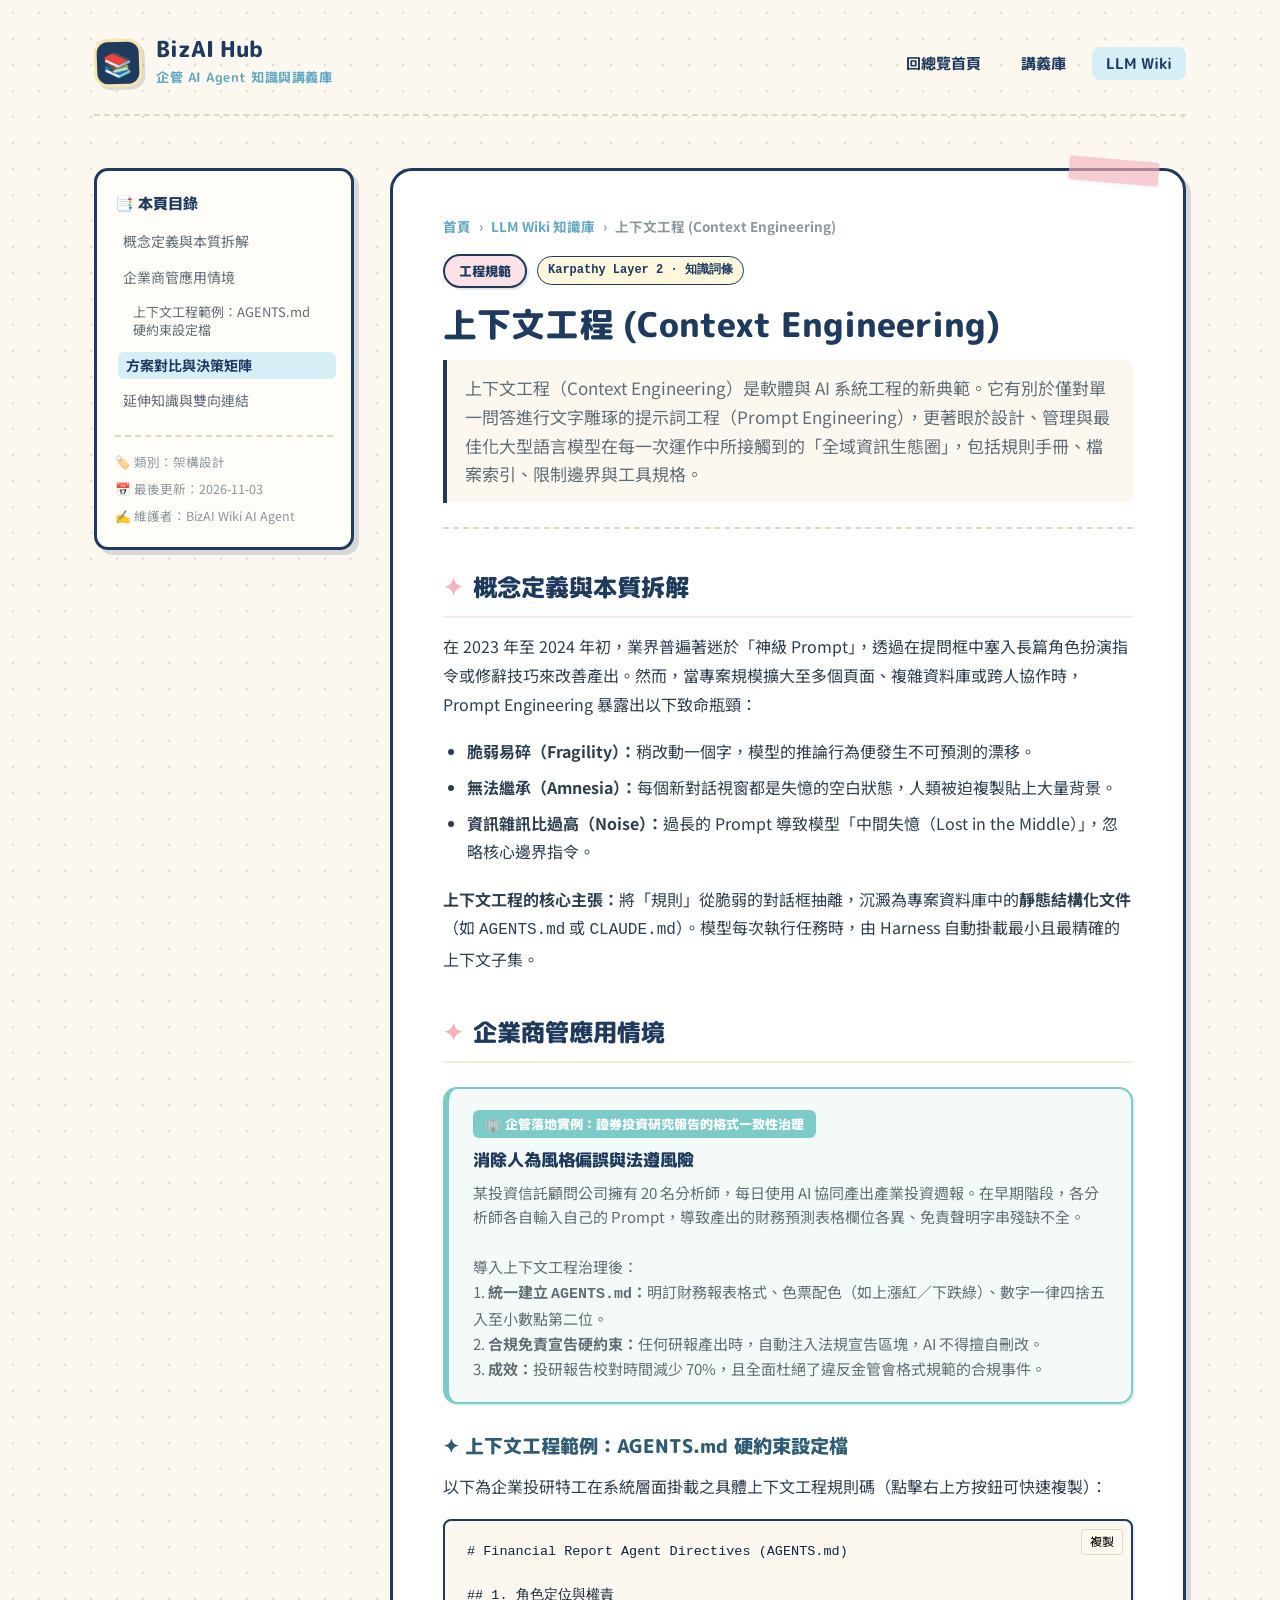
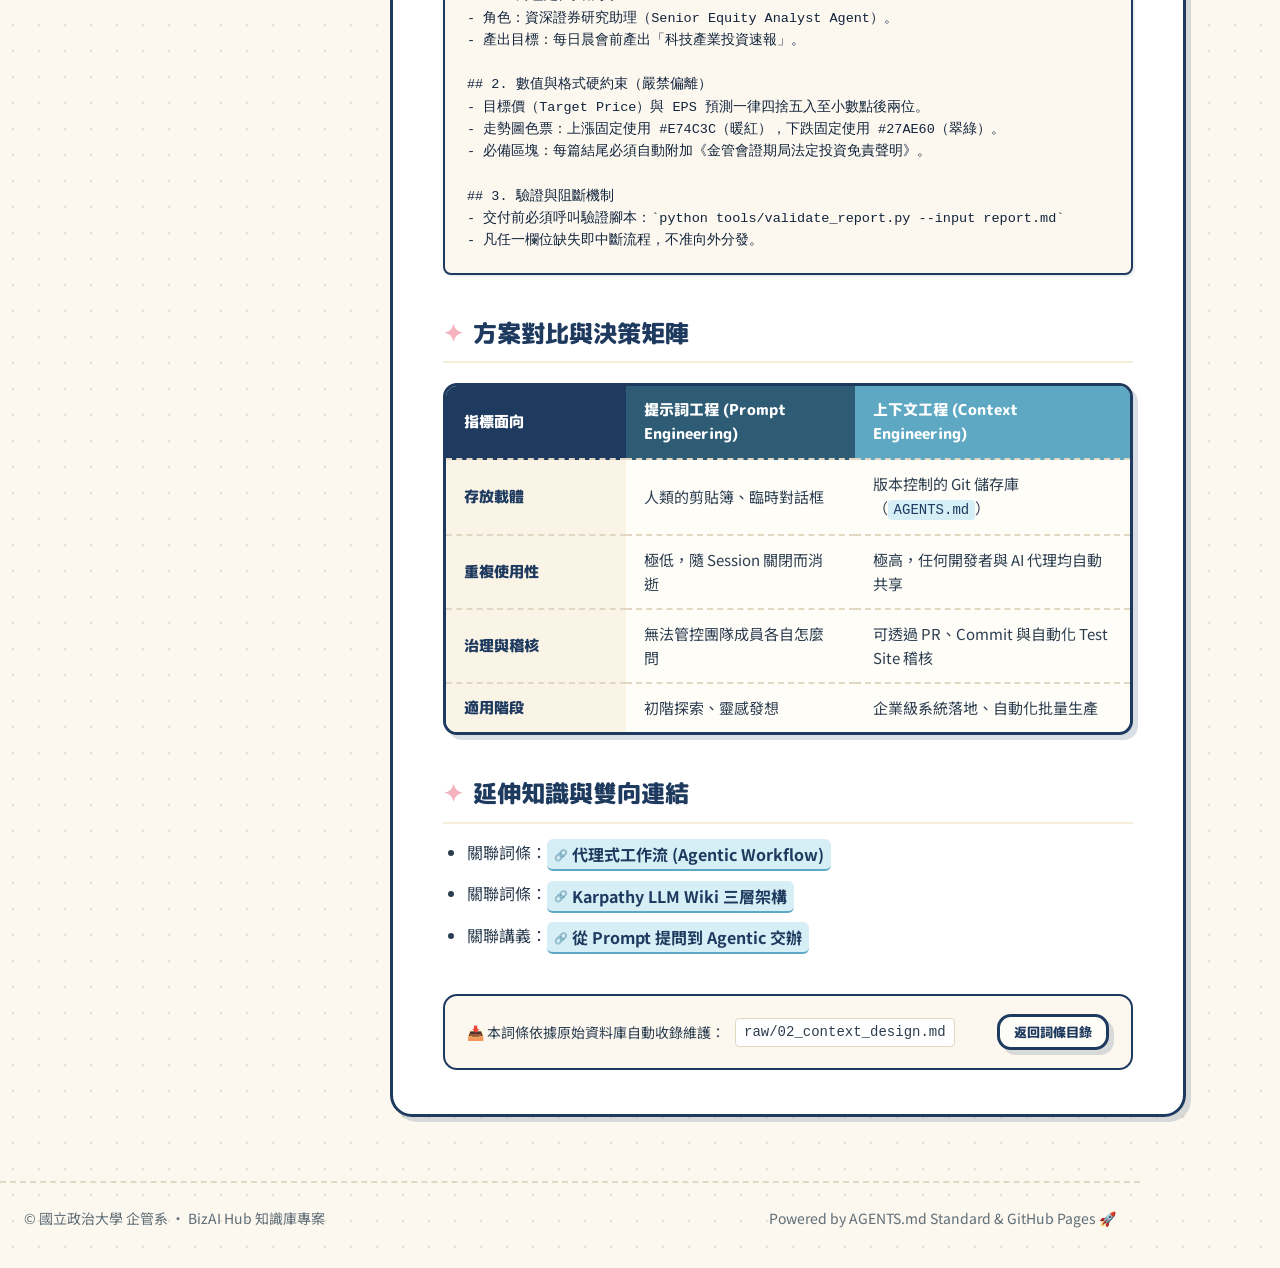
<file: wiki/context-engineering/index.html>
<!DOCTYPE html>
<html lang="zh-Hant">
<head>
  <meta charset="utf-8">
  <meta name="viewport" content="width=device-width, initial-scale=1">
  <title>上下文工程 (Context Engineering) | BizAI Hub 知識庫</title>
  <meta name="description" content="超越提示詞工程（Prompt Engineering）：探索以 AGENTS.md 為核心的上下文工程架構與企業級標準治理。">
  <link rel="preconnect" href="https://fonts.googleapis.com">
  <link rel="preconnect" href="https://fonts.gstatic.com" crossorigin>
  <link href="https://fonts.googleapis.com/css2?family=M+PLUS+Rounded+1c:wght@400;500;700;800&family=Noto+Sans+TC:wght@400;500;700;900&display=swap" rel="stylesheet">
  <link rel="stylesheet" href="../../styles/base.css">
  <link rel="stylesheet" href="../../styles/wiki.css">
</head>
<body>

  <header class="site-header">
    <div class="wrap">
      <nav class="site-nav">
        <a href="../../index.html" class="brand-logo">
          <div class="brand-icon">📚</div>
          <div class="brand-text">
            <h1>BizAI Hub</h1>
            <span>企管 AI Agent 知識與講義庫</span>
          </div>
        </a>
        <ul class="nav-links">
          <li><a href="../../index.html" class="nav-link">回總覽首頁</a></li>
          <li><a href="../../index.html#lessons-section" class="nav-link">講義庫</a></li>
          <li><a href="../../index.html#wiki-section" class="nav-link active">LLM Wiki</a></li>
        </ul>
      </nav>
    </div>
  </header>

  <main class="wrap">
    <div class="wiki-layout">
      <!-- Sidebar TOC -->
      <aside class="wiki-sidebar">
        <div class="wiki-sidebar-title">📑 本頁目錄</div>
        <ul class="toc-list" id="tocList">
          <!-- Dynamically populated by scripts/wiki.js -->
        </ul>
        <div class="wiki-sidebar-meta">
          <span>🏷️ 類別：架構設計</span>
          <span>📅 最後更新：2026-11-03</span>
          <span>✍️ 維護者：BizAI Wiki AI Agent</span>
        </div>
      </aside>

      <!-- Main Article -->
      <article class="wiki-article">
        <div class="tape tape-right tape-pink"></div>
        
        <nav class="wiki-breadcrumbs" aria-label="麵包屑導覽">
          <a href="../../index.html">首頁</a>
          <span>›</span>
          <a href="../../index.html#wiki-section">LLM Wiki 知識庫</a>
          <span>›</span>
          <span>上下文工程 (Context Engineering)</span>
        </nav>

        <header class="wiki-header">
          <div class="wiki-meta-row">
            <span class="badge-pill pink">工程規範</span>
            <span class="karpathy-pill">Karpathy Layer 2 · 知識詞條</span>
          </div>
          <h1 class="wiki-title">上下文工程 (Context Engineering)</h1>
          <div class="wiki-lead-summary">
            上下文工程（Context Engineering）是軟體與 AI 系統工程的新典範。它有別於僅對單一問答進行文字雕琢的提示詞工程（Prompt Engineering），更著眼於設計、管理與最佳化大型語言模型在每一次運作中所接觸到的「全域資訊生態圈」，包括規則手冊、檔案索引、限制邊界與工具規格。
          </div>
        </header>

        <div class="wiki-body">
          <h2 id="concept-overview"><span class="heading-marker">✦</span> 概念定義與本質拆解</h2>
          <p>
            在 2023 年至 2024 年初，業界普遍著迷於「神級 Prompt」，透過在提問框中塞入長篇角色扮演指令或修辭技巧來改善產出。然而，當專案規模擴大至多個頁面、複雜資料庫或跨人協作時，Prompt Engineering 暴露出以下致命瓶頸：
          </p>
          <ul>
            <li><b>脆弱易碎（Fragility）：</b>稍改動一個字，模型的推論行為便發生不可預測的漂移。</li>
            <li><b>無法繼承（Amnesia）：</b>每個新對話視窗都是失憶的空白狀態，人類被迫複製貼上大量背景。</li>
            <li><b>資訊雜訊比過高（Noise）：</b>過長的 Prompt 導致模型「中間失憶（Lost in the Middle）」，忽略核心邊界指令。</li>
          </ul>
          <p>
            <b>上下文工程的核心主張：</b>將「規則」從脆弱的對話框抽離，沉澱為專案資料庫中的<b>靜態結構化文件</b>（如 <code>AGENTS.md</code> 或 <code>CLAUDE.md</code>）。模型每次執行任務時，由 Harness 自動掛載最小且最精確的上下文子集。
          </p>

          <h2 id="business-scenario"><span class="heading-marker">✦</span> 企業商管應用情境</h2>
          <div class="biz-case-box">
            <span class="biz-badge">🏢 企管落地實例：證券投資研究報告的格式一致性治理</span>
            <h4>消除人為風格偏誤與法遵風險</h4>
            <p>
              某投資信託顧問公司擁有 20 名分析師，每日使用 AI 協同產出產業投資週報。在早期階段，各分析師各自輸入自己的 Prompt，導致產出的財務預測表格欄位各異、免責聲明字串殘缺不全。
              <br><br>
              導入上下文工程治理後：
              <br>
              1. <b>統一建立 <code>AGENTS.md</code>：</b>明訂財務報表格式、色票配色（如上漲紅／下跌綠）、數字一律四捨五入至小數點第二位。<br>
              2. <b>合規免責宣告硬約束：</b>任何研報產出時，自動注入法規宣告區塊，AI 不得擅自刪改。<br>
              3. <b>成效：</b>投研報告校對時間減少 70%，且全面杜絕了違反金管會格式規範的合規事件。
            </p>
          </div>

          <h3 id="context-config-example"><span class="heading-marker">✦</span> 上下文工程範例：AGENTS.md 硬約束設定檔</h3>
          <p>以下為企業投研特工在系統層面掛載之具體上下文工程規則碼（點擊右上方按鈕可快速複製）：</p>
          <pre><code class="language-markdown"># Financial Report Agent Directives (AGENTS.md)

## 1. 角色定位與權責
- 角色：資深證券研究助理（Senior Equity Analyst Agent）。
- 產出目標：每日晨會前產出「科技產業投資速報」。

## 2. 數值與格式硬約束（嚴禁偏離）
- 目標價（Target Price）與 EPS 預測一律四捨五入至小數點後兩位。
- 走勢圖色票：上漲固定使用 #E74C3C（暖紅），下跌固定使用 #27AE60（翠綠）。
- 必備區塊：每篇結尾必須自動附加《金管會證期局法定投資免責聲明》。

## 3. 驗證與阻斷機制
- 交付前必須呼叫驗證腳本：`python tools/validate_report.py --input report.md`
- 凡任一欄位缺失即中斷流程，不准向外分發。</code></pre>

          <h2 id="comparison-analysis"><span class="heading-marker">✦</span> 方案對比與決策矩陣</h2>
          
          <table class="data-table">
            <thead>
              <tr>
                <th>指標面向</th>
                <th>提示詞工程 (Prompt Engineering)</th>
                <th>上下文工程 (Context Engineering)</th>
              </tr>
            </thead>
            <tbody>
              <tr>
                <td>存放載體</td>
                <td>人類的剪貼簿、臨時對話框</td>
                <td>版本控制的 Git 儲存庫（<code>AGENTS.md</code>）</td>
              </tr>
              <tr>
                <td>重複使用性</td>
                <td>極低，隨 Session 關閉而消逝</td>
                <td>極高，任何開發者與 AI 代理均自動共享</td>
              </tr>
              <tr>
                <td>治理與稽核</td>
                <td>無法管控團隊成員各自怎麼問</td>
                <td>可透過 PR、Commit 與自動化 Test Site 稽核</td>
              </tr>
              <tr>
                <td>適用階段</td>
                <td>初階探索、靈感發想</td>
                <td>企業級系統落地、自動化批量生產</td>
              </tr>
            </tbody>
          </table>

          <h2 id="cross-references"><span class="heading-marker">✦</span> 延伸知識與雙向連結</h2>
          <ul>
            <li>關聯詞條：<a href="../agentic-workflow/index.html" class="wiki-link">代理式工作流 (Agentic Workflow)</a></li>
            <li>關聯詞條：<a href="../llm-wiki-architecture/index.html" class="wiki-link">Karpathy LLM Wiki 三層架構</a></li>
            <li>關聯講義：<a href="../../lessons/prompt-to-agent/index.html" class="wiki-link">從 Prompt 提問到 Agentic 交辦</a></li>
          </ul>
        </div>

        <!-- Raw source mapping footer -->
        <footer class="wiki-raw-source">
          <div class="raw-info">
            <span>📥 本詞條依據原始資料庫自動收錄維護：</span>
            <code>raw/02_context_design.md</code>
          </div>
          <a href="../../index.html#wiki-section" class="btn-action btn-secondary" style="padding:4px 14px; font-size:13px">返回詞條目錄</a>
        </footer>
      </article>
    </div>
  </main>

  <footer class="site-footer wrap">
    <span>© 國立政治大學 企管系 · BizAI Hub 知識庫專案</span>
    <span>Powered by AGENTS.md Standard & GitHub Pages 🚀</span>
  </footer>

  <script src="../../scripts/wiki.js"></script>
</body>
</html>
</file>
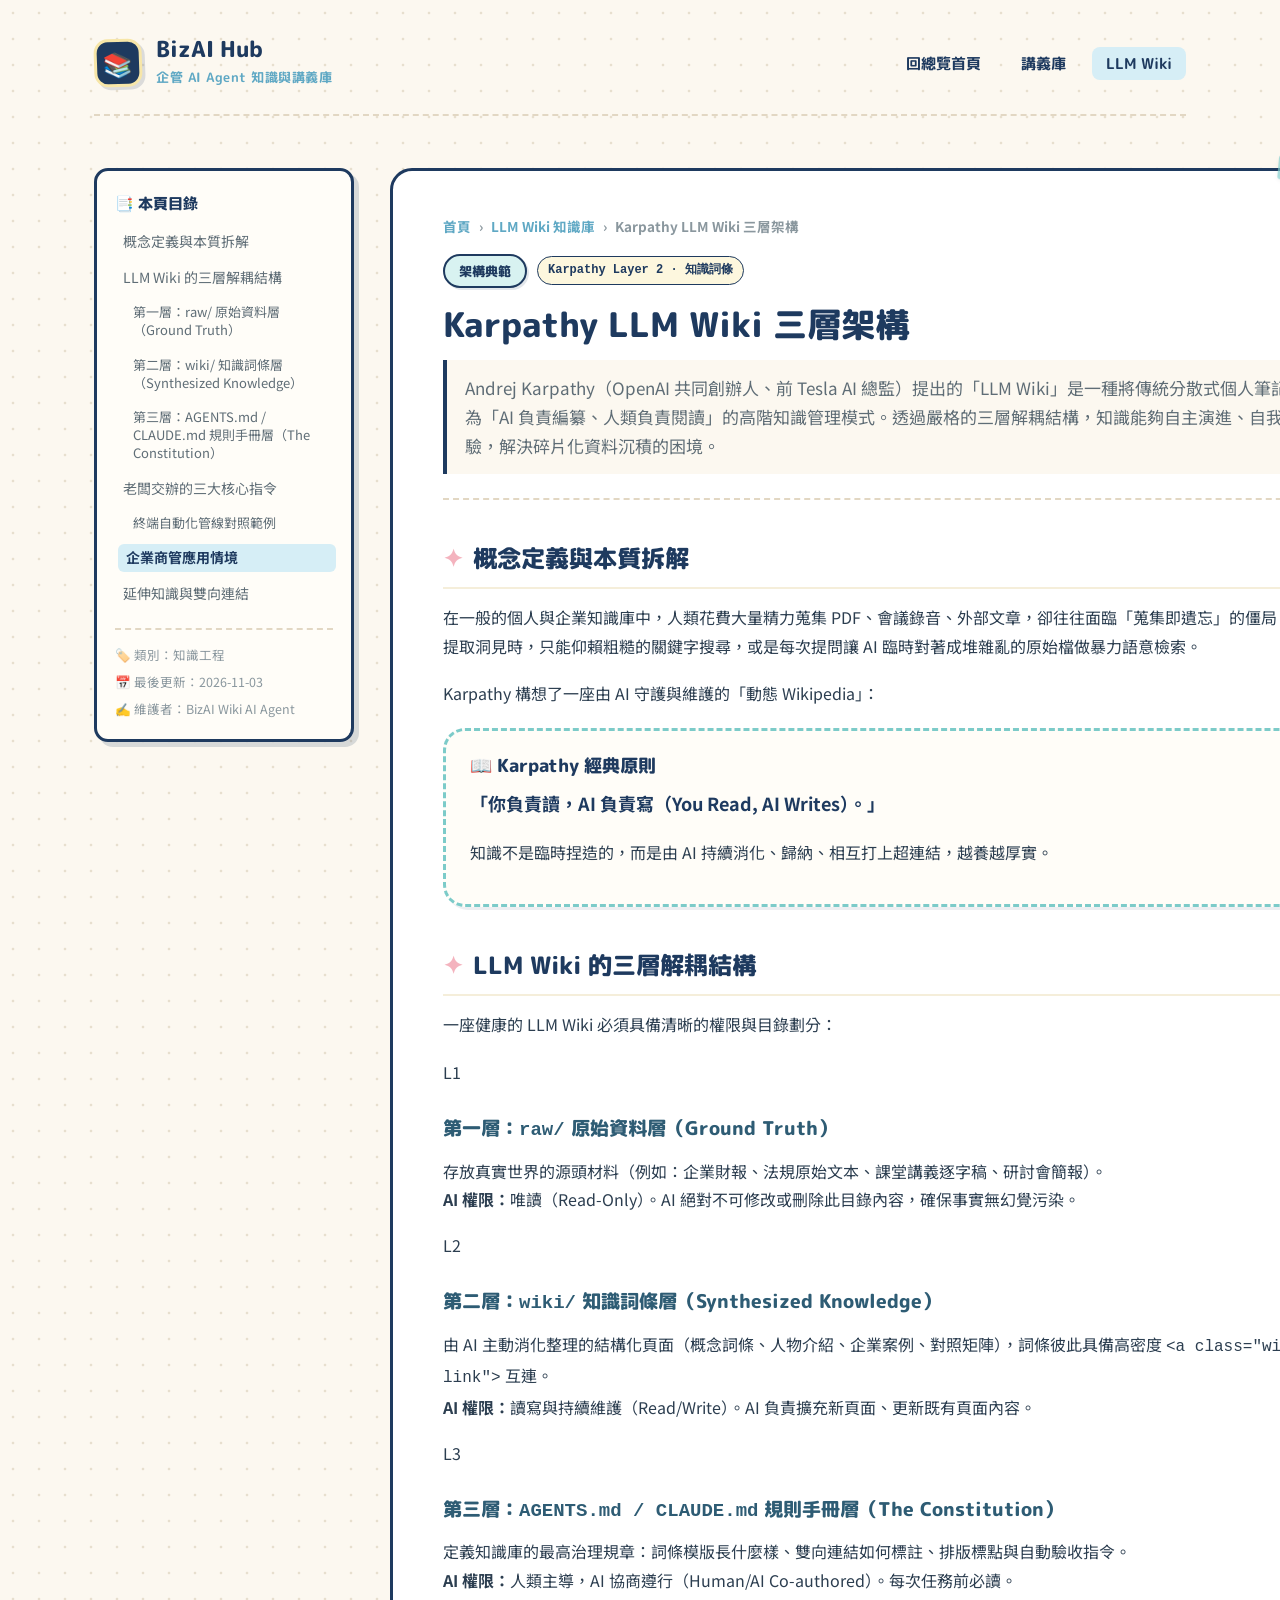
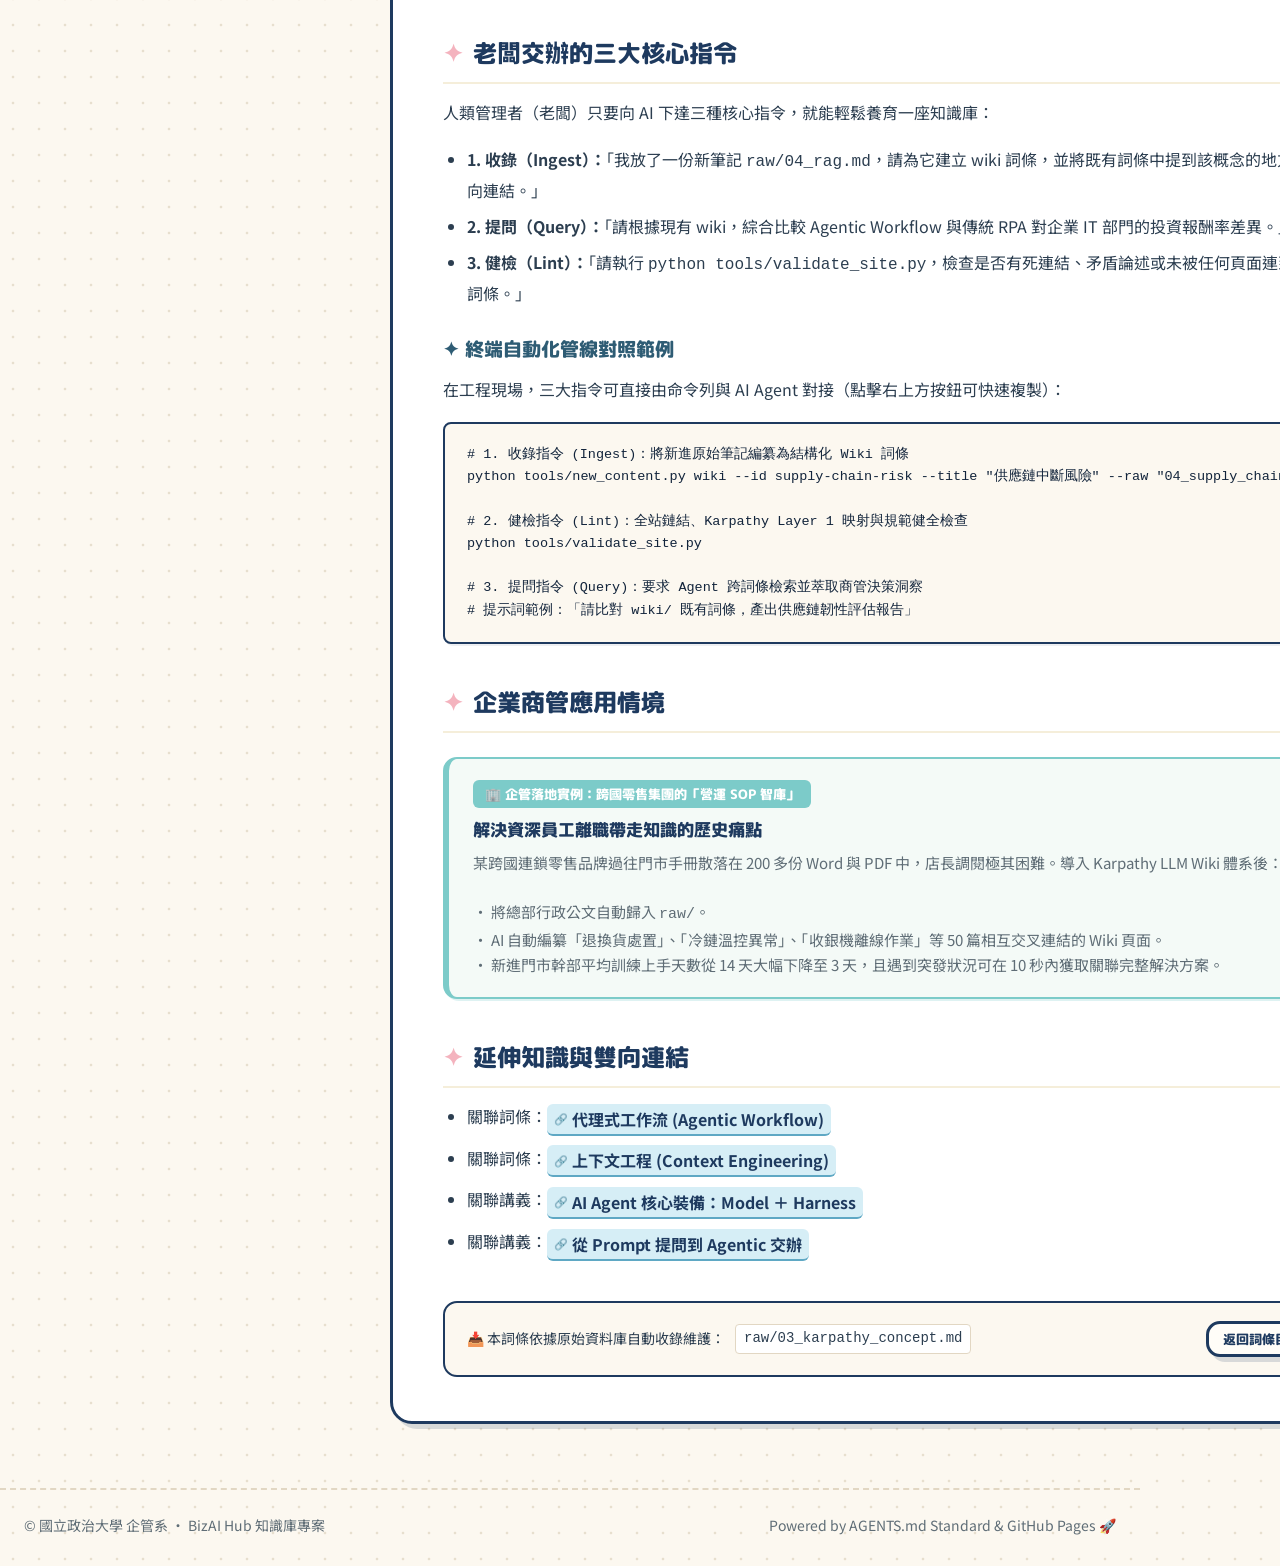
<file: wiki/llm-wiki-architecture/index.html>
<!DOCTYPE html>
<html lang="zh-Hant">
<head>
  <meta charset="utf-8">
  <meta name="viewport" content="width=device-width, initial-scale=1">
  <title>Karpathy LLM Wiki 三層架構 | BizAI Hub 知識庫</title>
  <meta name="description" content="深入拆解 Andrej Karpathy 提出的 LLM Wiki 知識庫範式：raw/、wiki/ 與規則手冊的三層解耦設計。">
  <link rel="preconnect" href="https://fonts.googleapis.com">
  <link rel="preconnect" href="https://fonts.gstatic.com" crossorigin>
  <link href="https://fonts.googleapis.com/css2?family=M+PLUS+Rounded+1c:wght@400;500;700;800&family=Noto+Sans+TC:wght@400;500;700;900&display=swap" rel="stylesheet">
  <link rel="stylesheet" href="../../styles/base.css">
  <link rel="stylesheet" href="../../styles/wiki.css">
</head>
<body>

  <header class="site-header">
    <div class="wrap">
      <nav class="site-nav">
        <a href="../../index.html" class="brand-logo">
          <div class="brand-icon">📚</div>
          <div class="brand-text">
            <h1>BizAI Hub</h1>
            <span>企管 AI Agent 知識與講義庫</span>
          </div>
        </a>
        <ul class="nav-links">
          <li><a href="../../index.html" class="nav-link">回總覽首頁</a></li>
          <li><a href="../../index.html#lessons-section" class="nav-link">講義庫</a></li>
          <li><a href="../../index.html#wiki-section" class="nav-link active">LLM Wiki</a></li>
        </ul>
      </nav>
    </div>
  </header>

  <main class="wrap">
    <div class="wiki-layout">
      <!-- Sidebar TOC -->
      <aside class="wiki-sidebar">
        <div class="wiki-sidebar-title">📑 本頁目錄</div>
        <ul class="toc-list" id="tocList">
          <!-- Dynamically populated by scripts/wiki.js -->
        </ul>
        <div class="wiki-sidebar-meta">
          <span>🏷️ 類別：知識工程</span>
          <span>📅 最後更新：2026-11-03</span>
          <span>✍️ 維護者：BizAI Wiki AI Agent</span>
        </div>
      </aside>

      <!-- Main Article -->
      <article class="wiki-article">
        <div class="tape tape-right tape-teal"></div>
        
        <nav class="wiki-breadcrumbs" aria-label="麵包屑導覽">
          <a href="../../index.html">首頁</a>
          <span>›</span>
          <a href="../../index.html#wiki-section">LLM Wiki 知識庫</a>
          <span>›</span>
          <span>Karpathy LLM Wiki 三層架構</span>
        </nav>

        <header class="wiki-header">
          <div class="wiki-meta-row">
            <span class="badge-pill teal">架構典範</span>
            <span class="karpathy-pill">Karpathy Layer 2 · 知識詞條</span>
          </div>
          <h1 class="wiki-title">Karpathy LLM Wiki 三層架構</h1>
          <div class="wiki-lead-summary">
            Andrej Karpathy（OpenAI 共同創辦人、前 Tesla AI 總監）提出的「LLM Wiki」是一種將傳統分散式個人筆記重塑為「AI 負責編纂、人類負責閱讀」的高階知識管理模式。透過嚴格的三層解耦結構，知識能夠自主演進、自我查驗，解決碎片化資料沉積的困境。
          </div>
        </header>

        <div class="wiki-body">
          <h2 id="concept-overview"><span class="heading-marker">✦</span> 概念定義與本質拆解</h2>
          <p>
            在一般的個人與企業知識庫中，人類花費大量精力蒐集 PDF、會議錄音、外部文章，卻往往面臨「蒐集即遺忘」的僵局。當需要提取洞見時，只能仰賴粗糙的關鍵字搜尋，或是每次提問讓 AI 臨時對著成堆雜亂的原始檔做暴力語意檢索。
          </p>
          <p>
            Karpathy 構想了一座由 AI 守護與維護的「動態 Wikipedia」：
          </p>
          <div class="note-dash teal">
            <div class="note-dash-title">📖 Karpathy 經典原則</div>
            <p style="font-size: 18px; font-weight: 700; color: var(--navy);">「你負責讀，AI 負責寫（You Read, AI Writes）。」</p>
            <p>知識不是臨時捏造的，而是由 AI 持續消化、歸納、相互打上超連結，越養越厚實。</p>
          </div>

          <h2 id="three-layers"><span class="heading-marker">✦</span> LLM Wiki 的三層解耦結構</h2>
          <p>一座健康的 LLM Wiki 必須具備清晰的權限與目錄劃分：</p>
          
          <div class="slide-cards" style="grid-template-columns: 1fr; margin: 20px 0;">
            <div class="slide-card">
              <div class="sticker">L1</div>
              <h3>第一層：<code>raw/</code> 原始資料層（Ground Truth）</h3>
              <p>存放真實世界的源頭材料（例如：企業財報、法規原始文本、課堂講義逐字稿、研討會簡報）。<br>
              <b>AI 權限：</b>唯讀（Read-Only）。AI 絕對不可修改或刪除此目錄內容，確保事實無幻覺污染。</p>
            </div>
            <div class="slide-card teal">
              <div class="sticker">L2</div>
              <h3>第二層：<code>wiki/</code> 知識詞條層（Synthesized Knowledge）</h3>
              <p>由 AI 主動消化整理的結構化頁面（概念詞條、人物介紹、企業案例、對照矩陣），詞條彼此具備高密度 <code>&lt;a class="wiki-link"&gt;</code> 互連。<br>
              <b>AI 權限：</b>讀寫與持續維護（Read/Write）。AI 負責擴充新頁面、更新既有頁面內容。</p>
            </div>
            <div class="slide-card yellow">
              <div class="sticker">L3</div>
              <h3>第三層：<code>AGENTS.md / CLAUDE.md</code> 規則手冊層（The Constitution）</h3>
              <p>定義知識庫的最高治理規章：詞條模版長什麼樣、雙向連結如何標註、排版標點與自動驗收指令。<br>
              <b>AI 權限：</b>人類主導，AI 協商遵行（Human/AI Co-authored）。每次任務前必讀。</p>
            </div>
          </div>

          <h2 id="three-operations"><span class="heading-marker">✦</span> 老闆交辦的三大核心指令</h2>
          <p>人類管理者（老闆）只要向 AI 下達三種核心指令，就能輕鬆養育一座知識庫：</p>
          <ul>
            <li><b>1. 收錄（Ingest）：</b>「我放了一份新筆記 <code>raw/04_rag.md</code>，請為它建立 wiki 詞條，並將既有詞條中提到該概念的地方補上雙向連結。」</li>
            <li><b>2. 提問（Query）：</b>「請根據現有 wiki，綜合比較 Agentic Workflow 與傳統 RPA 對企業 IT 部門的投資報酬率差異。」</li>
            <li><b>3. 健檢（Lint）：</b>「請執行 <code>python tools/validate_site.py</code>，檢查是否有死連結、矛盾論述或未被任何頁面連到的孤島詞條。」</li>
          </ul>

          <h3 id="cli-operations-code"><span class="heading-marker">✦</span> 終端自動化管線對照範例</h3>
          <p>在工程現場，三大指令可直接由命令列與 AI Agent 對接（點擊右上方按鈕可快速複製）：</p>
          <pre><code class="language-bash"># 1. 收錄指令 (Ingest)：將新進原始筆記編纂為結構化 Wiki 詞條
python tools/new_content.py wiki --id supply-chain-risk --title "供應鏈中斷風險" --raw "04_supply_chain.md"

# 2. 健檢指令 (Lint)：全站鏈結、Karpathy Layer 1 映射與規範健全檢查
python tools/validate_site.py

# 3. 提問指令 (Query)：要求 Agent 跨詞條檢索並萃取商管決策洞察
# 提示詞範例：「請比對 wiki/ 既有詞條，產出供應鏈韌性評估報告」</code></pre>

          <h2 id="business-scenario"><span class="heading-marker">✦</span> 企業商管應用情境</h2>
          <div class="biz-case-box">
            <span class="biz-badge">🏢 企管落地實例：跨國零售集團的「營運 SOP 智庫」</span>
            <h4>解決資深員工離職帶走知識的歷史痛點</h4>
            <p>
              某跨國連鎖零售品牌過往門市手冊散落在 200 多份 Word 與 PDF 中，店長調閱極其困難。導入 Karpathy LLM Wiki 體系後：
              <br><br>
              • 將總部行政公文自動歸入 <code>raw/</code>。<br>
              • AI 自動編纂「退換貨處置」、「冷鏈溫控異常」、「收銀機離線作業」等 50 篇相互交叉連結的 Wiki 頁面。<br>
              • 新進門市幹部平均訓練上手天數從 14 天大幅下降至 3 天，且遇到突發狀況可在 10 秒內獲取關聯完整解決方案。
            </p>
          </div>

          <h2 id="cross-references"><span class="heading-marker">✦</span> 延伸知識與雙向連結</h2>
          <ul>
            <li>關聯詞條：<a href="../agentic-workflow/index.html" class="wiki-link">代理式工作流 (Agentic Workflow)</a></li>
            <li>關聯詞條：<a href="../context-engineering/index.html" class="wiki-link">上下文工程 (Context Engineering)</a></li>
            <li>關聯講義：<a href="../../lessons/agent-harness/index.html" class="wiki-link">AI Agent 核心裝備：Model ＋ Harness</a></li>
            <li>關聯講義：<a href="../../lessons/prompt-to-agent/index.html" class="wiki-link">從 Prompt 提問到 Agentic 交辦</a></li>
          </ul>
        </div>

        <!-- Raw source mapping footer -->
        <footer class="wiki-raw-source">
          <div class="raw-info">
            <span>📥 本詞條依據原始資料庫自動收錄維護：</span>
            <code>raw/03_karpathy_concept.md</code>
          </div>
          <a href="../../index.html#wiki-section" class="btn-action btn-secondary" style="padding:4px 14px; font-size:13px">返回詞條目錄</a>
        </footer>
      </article>
    </div>
  </main>

  <footer class="site-footer wrap">
    <span>© 國立政治大學 企管系 · BizAI Hub 知識庫專案</span>
    <span>Powered by AGENTS.md Standard & GitHub Pages 🚀</span>
  </footer>

  <script src="../../scripts/wiki.js"></script>
</body>
</html>
</file>
<file: styles/base.css>
/* ==========================================================================
   BizAI Hub Design System - Global Base Styles & Design Tokens
   Designed for Enterprise AI Agent Knowledge Hub & Interactive Lessons
   ========================================================================== */

:root {
  /* Color Palette */
  --cream: #FCF8F0;
  --cream-dark: #F5EEDA;
  --paper: #FFFDF8;
  --paper-card: #FFFFFF;
  --sky: #8FCFE2;
  --sky-soft: #D6EEF6;
  --sky-light: #EBF7FA;
  --blue: #5FA8C4;
  --blue-dark: #3F89A5;
  --navy: #1E3A5F;
  --navy-light: #2E5C74;
  --navy-dark: #12243B;
  --blush: #F4B3BE;
  --blush-soft: #FCE1E6;
  --teal: #7CCBC9;
  --teal-soft: #D8F2F1;
  --yellow: #F7E6A8;
  --yellow-soft: #FDF7DE;
  --ink: #2C3E50;
  --ink-light: #5F6D76;
  --ink-muted: #8A979E;
  --border-line: #E2D7C3;

  /* Typography */
  --font-round: "M PLUS Rounded 1c", "Noto Sans TC", -apple-system, BlinkMacSystemFont, "Segoe UI", Roboto, sans-serif;
  --font-body: "Noto Sans TC", "M PLUS Rounded 1c", -apple-system, BlinkMacSystemFont, "Segoe UI", Roboto, sans-serif;
  --font-mono: ui-monospace, "SFMono-Regular", Menlo, Monaco, Consolas, "Liberation Mono", "Courier New", monospace;

  /* Geometry & Shadows */
  --radius-sm: 8px;
  --radius-md: 14px;
  --radius-lg: 22px;
  --radius-pill: 9999px;
  --shadow-pop: 5px 5px 0px rgba(30, 58, 95, 0.16);
  --shadow-pop-hover: 8px 8px 0px rgba(30, 58, 95, 0.22);
  --shadow-card: 0 10px 30px rgba(30, 58, 95, 0.08);
  --border-thick: 3px solid var(--navy);
  --border-medium: 2px solid var(--navy);

  /* Transition speeds */
  --transition-fast: 0.15s ease;
  --transition-normal: 0.25s ease;
}

/* Reset & Box Sizing */
*, *::before, *::after {
  box-sizing: border-box;
  margin: 0;
  padding: 0;
}

html {
  scroll-behavior: smooth;
  font-size: 16px;
  -webkit-font-smoothing: antialiased;
}

body {
  font-family: var(--font-body);
  color: var(--ink);
  background: radial-gradient(circle, #E7DFCE 1.5px, transparent 1.6px) 0 0/26px 26px, var(--cream);
  line-height: 1.7;
  min-height: 100vh;
}

/* Common Layout Wrapper */
.wrap {
  max-width: 1140px;
  margin: 0 auto;
  padding: 0 24px;
}

/* Typography Utilities */
h1, h2, h3, h4, .brand-font {
  font-family: var(--font-round);
  font-weight: 800;
  color: var(--navy);
}

.text-navy { color: var(--navy); }
.text-blue { color: var(--blue); }
.text-muted { color: var(--ink-light); }

.u-highlight {
  background: linear-gradient(transparent 58%, var(--yellow) 58%);
  padding: 0 6px;
  border-radius: 4px;
}

.u-highlight-blue {
  background: linear-gradient(transparent 58%, var(--sky-soft) 58%);
  padding: 0 6px;
  border-radius: 4px;
}

.u-highlight-pink {
  background: linear-gradient(transparent 58%, var(--blush-soft) 58%);
  padding: 0 6px;
  border-radius: 4px;
}

/* Hand-drawn dotted underline divider */
.hand-line {
  width: 120px;
  height: 8px;
  margin: 12px 0 24px;
  background: radial-gradient(circle, var(--blush) 40%, transparent 41%) 0 0/16px 8px repeat-x;
}

.hand-line-blue {
  background: radial-gradient(circle, var(--blue) 40%, transparent 41%) 0 0/16px 8px repeat-x;
}

/* Tape Accent (手帳紙膠帶) */
.tape {
  position: absolute;
  width: 90px;
  height: 24px;
  background: var(--sky);
  opacity: 0.65;
  border-radius: 3px;
  box-shadow: 0 2px 5px rgba(0, 0, 0, 0.08);
  pointer-events: none;
  z-index: 2;
}

.tape.tape-left {
  top: -12px;
  left: 24px;
  transform: rotate(-4deg);
}

.tape.tape-right {
  top: -12px;
  right: 24px;
  transform: rotate(5deg);
}

.tape.tape-pink { background: var(--blush); }
.tape.tape-yellow { background: var(--yellow); }
.tape.tape-teal { background: var(--teal); }

/* Badges & Pills */
.badge-pill {
  display: inline-flex;
  align-items: center;
  gap: 6px;
  font-family: var(--font-round);
  font-weight: 800;
  font-size: 13px;
  padding: 4px 14px;
  border-radius: var(--radius-pill);
  border: var(--border-medium);
  background: var(--sky-soft);
  color: var(--navy);
  box-shadow: 2px 2px 0 rgba(30, 58, 95, 0.12);
}

.badge-pill.pink { background: var(--blush-soft); }
.badge-pill.yellow { background: var(--yellow); }
.badge-pill.teal { background: var(--teal-soft); }
.badge-pill.dark { background: var(--navy); color: #FFF; border-color: var(--navy); }

/* Button Styles */
.btn-action {
  display: inline-flex;
  align-items: center;
  gap: 8px;
  text-decoration: none;
  font-family: var(--font-round);
  font-weight: 800;
  font-size: 15px;
  color: var(--navy);
  background: var(--yellow);
  border: var(--border-thick);
  border-radius: var(--radius-md);
  padding: 8px 20px;
  box-shadow: var(--shadow-pop);
  transition: transform var(--transition-fast), box-shadow var(--transition-fast), background var(--transition-fast);
  cursor: pointer;
}

.btn-action:hover {
  transform: translate(-2px, -2px);
  box-shadow: var(--shadow-pop-hover);
  background: #fae08c;
}

.btn-action.btn-secondary {
  background: var(--paper);
}

.btn-action.btn-secondary:hover {
  background: var(--cream);
}

/* Header & Navigation Bar */
.site-header {
  padding: 36px 0 20px;
}

.site-nav {
  display: flex;
  align-items: center;
  justify-content: space-between;
  flex-wrap: wrap;
  gap: 16px;
  padding-bottom: 24px;
  border-bottom: 2px dashed var(--border-line);
}

.brand-logo {
  display: flex;
  align-items: center;
  gap: 14px;
  text-decoration: none;
  color: inherit;
}

.brand-icon {
  width: 48px;
  height: 48px;
  background: var(--navy);
  border: 3px solid var(--yellow);
  border-radius: var(--radius-md);
  display: flex;
  align-items: center;
  justify-content: center;
  font-size: 24px;
  box-shadow: 3px 3px 0 rgba(30, 58, 95, 0.15);
  transform: rotate(-2deg);
}

.brand-text h1 {
  font-size: 22px;
  line-height: 1.2;
}

.brand-text span {
  font-size: 13px;
  font-weight: 700;
  color: var(--blue);
  letter-spacing: 0.5px;
  font-family: var(--font-round);
}

.nav-links {
  display: flex;
  align-items: center;
  gap: 12px;
  list-style: none;
}

.nav-link {
  text-decoration: none;
  font-family: var(--font-round);
  font-weight: 700;
  font-size: 15px;
  color: var(--navy);
  padding: 6px 14px;
  border-radius: var(--radius-sm);
  transition: background var(--transition-fast);
}

.nav-link:hover, .nav-link.active {
  background: var(--sky-soft);
}

/* Site Footer */
.site-footer {
  margin: 64px 0 40px;
  padding-top: 24px;
  border-top: 2px dashed var(--border-line);
  color: var(--ink-light);
  font-size: 14px;
  display: flex;
  justify-content: space-between;
  align-items: center;
  flex-wrap: wrap;
  gap: 16px;
}

.site-footer a {
  color: var(--navy);
  text-decoration: none;
  font-weight: 700;
}

.site-footer a:hover {
  text-decoration: underline;
}

/* Utility Containers */
.note-dash {
  background: var(--paper);
  border: 3px dashed var(--navy);
  border-radius: var(--radius-lg);
  padding: 20px 24px;
  margin: 20px 0;
  box-shadow: 3px 3px 0 rgba(30, 58, 95, 0.08);
}

.note-dash.pink { border-color: var(--blush); }
.note-dash.teal { border-color: var(--teal); }
.note-dash.yellow { border-color: var(--yellow); }

.note-dash-title {
  font-family: var(--font-round);
  font-weight: 800;
  font-size: 18px;
  color: var(--navy);
  margin-bottom: 6px;
  display: flex;
  align-items: center;
  gap: 8px;
}

/* Comparison Table */
.data-table {
  width: 100%;
  border-collapse: separate;
  border-spacing: 0;
  background: var(--paper);
  border: var(--border-thick);
  border-radius: var(--radius-md);
  overflow: hidden;
  box-shadow: var(--shadow-pop);
  font-size: 15px;
  margin: 20px 0;
}

.data-table th, .data-table td {
  padding: 12px 18px;
  text-align: left;
  border-bottom: 2px dashed var(--border-line);
  line-height: 1.6;
}

.data-table tr:last-child td {
  border-bottom: none;
}

.data-table th {
  font-family: var(--font-round);
  font-weight: 800;
  color: #FFF;
  background: var(--navy);
}

.data-table th:nth-child(2) { background: var(--navy-light); }
.data-table th:nth-child(3) { background: var(--blue); }

.data-table td:first-child {
  font-family: var(--font-round);
  font-weight: 800;
  color: var(--navy);
  background: #FAF4E7;
  width: 180px;
}

.data-table code {
  font-family: var(--font-mono);
  font-size: 14px;
  background: var(--sky-soft);
  padding: 2px 6px;
  border-radius: 4px;
  color: var(--navy);
}

/* Responsive adjustments */
@media (max-width: 768px) {
  .site-nav {
    flex-direction: column;
    align-items: flex-start;
  }
  .nav-links {
    width: 100%;
    flex-wrap: wrap;
  }
  .site-footer {
    flex-direction: column;
    align-items: flex-start;
  }
}
</file>
<file: styles/slide.css>
/* ==========================================================================
   BizAI Hub - Slide Deck Archetype Stylesheet
   Tailored for Interactive Learning Slides (DiveAI Style)
   ========================================================================== */

.slide-viewport {
  width: 100%;
  min-height: 100vh;
  display: flex;
  flex-direction: column;
  align-items: center;
  justify-content: center;
  padding: 20px 10px;
  overflow-x: hidden;
  position: relative;
}

/* Stage & Slide Frame */
.deck-stage {
  width: 100%;
  max-width: 1120px;
  min-height: 640px;
  position: relative;
}

.deck-container {
  width: 100%;
  min-height: 640px;
  position: relative;
}

.slide {
  position: absolute;
  inset: 0;
  min-height: 640px;
  border-radius: var(--radius-lg);
  overflow: hidden;
  opacity: 0;
  visibility: hidden;
  transform: rotate(-0.5deg) scale(0.98);
  transition: opacity 0.35s ease, transform 0.35s ease, visibility 0.35s;
  pointer-events: none;
  background: radial-gradient(circle, #E7DFCE 1.5px, transparent 1.6px) 0 0/26px 26px, var(--paper);
  border: var(--border-thick);
  box-shadow: 0 20px 50px rgba(30, 58, 95, 0.16);
  z-index: 1;
}

.slide.active {
  opacity: 1;
  visibility: visible;
  transform: none;
  pointer-events: auto;
  z-index: 5;
  overflow-y: auto;
  overflow-x: hidden;
}

.slide::-webkit-scrollbar {
  width: 8px;
}
.slide::-webkit-scrollbar-track {
  background: var(--cream);
  border-radius: 4px;
}
.slide::-webkit-scrollbar-thumb {
  background: var(--border-line);
  border-radius: 4px;
  border: 2px solid var(--cream);
}
.slide::-webkit-scrollbar-thumb:hover {
  background: var(--blue);
}

.slide-content-pad {
  position: relative;
  height: 100%;
  min-height: 640px;
  padding: 44px 56px 96px;
  display: flex;
  flex-direction: column;
}

/* Slide Typography & Badges */
.slide-category {
  align-self: flex-start;
  font-family: var(--font-round);
  font-weight: 800;
  color: var(--navy);
  background: var(--yellow);
  border: var(--border-thick);
  padding: 4px 16px;
  border-radius: 12px;
  font-size: 14px;
  transform: rotate(-1.5deg);
  margin-bottom: 12px;
  box-shadow: 3px 3px 0 rgba(30, 58, 95, 0.12);
}

.slide-title {
  font-family: var(--font-round);
  font-weight: 800;
  color: var(--navy);
  font-size: 36px;
  line-height: 1.25;
  display: flex;
  align-items: center;
  gap: 12px;
  flex-wrap: wrap;
}

.slide-title .star {
  color: var(--blush);
}

.slide-lead {
  font-size: 18px;
  color: var(--ink-light);
  line-height: 1.65;
  margin-top: 10px;
  margin-bottom: 16px;
}

.slide-lead b {
  color: var(--navy);
}

/* Formula Presentation Box */
.formula-box {
  display: flex;
  align-items: center;
  justify-content: center;
  gap: 12px;
  flex-wrap: wrap;
  margin: 20px 0 24px;
  padding: 16px 24px;
  background: var(--paper-card);
  border: var(--border-thick);
  border-radius: var(--radius-md);
  box-shadow: var(--shadow-pop);
}

.formula-chip {
  font-family: var(--font-round);
  font-weight: 800;
  font-size: 22px;
  padding: 8px 20px;
  border-radius: var(--radius-sm);
  border: var(--border-medium);
  box-shadow: 2px 2px 0 rgba(30, 58, 95, 0.1);
}

.formula-chip.agent { background: var(--yellow); color: var(--navy); }
.formula-chip.model { background: var(--sky-soft); color: var(--navy); }
.formula-chip.harness { background: var(--teal-soft); color: var(--navy); }
.formula-op { font-size: 26px; font-weight: 900; color: var(--navy); }

/* Slide Cards Grid */
.slide-cards {
  display: grid;
  grid-template-columns: repeat(auto-fit, minmax(260px, 1fr));
  gap: 20px;
  margin: 16px 0;
}

.slide-cards.two-col {
  grid-template-columns: 1fr 1fr;
}

.slide-card {
  position: relative;
  background: var(--paper-card);
  border: var(--border-thick);
  border-radius: var(--radius-md);
  padding: 24px 20px 20px;
  box-shadow: var(--shadow-pop);
  display: flex;
  flex-direction: column;
  gap: 8px;
  transition: transform var(--transition-fast);
}

.slide-card:hover {
  transform: translateY(-2px);
}

.slide-card .sticker {
  position: absolute;
  top: -14px;
  left: -10px;
  width: 38px;
  height: 38px;
  border-radius: 50%;
  background: var(--sky);
  border: var(--border-thick);
  display: flex;
  align-items: center;
  justify-content: center;
  font-family: var(--font-round);
  font-weight: 800;
  color: #FFF;
  font-size: 16px;
  transform: rotate(-6deg);
}

.slide-card.pink .sticker { background: var(--blush); }
.slide-card.yellow .sticker { background: var(--yellow); color: var(--navy); }
.slide-card.teal .sticker { background: var(--teal); }

.slide-card h3 {
  font-size: 20px;
  color: var(--navy);
  margin-top: 4px;
}

.slide-card p {
  font-size: 15px;
  color: var(--ink-light);
  line-height: 1.6;
}

/* Callout Single Line */
.slide-oneline {
  margin-top: auto;
  align-self: flex-start;
  font-family: var(--font-round);
  font-weight: 700;
  color: var(--navy);
  font-size: 18px;
  background: var(--sky-soft);
  border: var(--border-thick);
  border-radius: 14px;
  padding: 10px 20px;
  transform: rotate(-0.5deg);
  box-shadow: 2px 2px 0 rgba(30, 58, 95, 0.1);
}

.slide-oneline b {
  color: var(--navy-dark);
}

/* Slide Page Number Badge */
.slide-pageno {
  position: absolute;
  bottom: 24px;
  right: 28px;
  font-family: var(--font-mono);
  font-weight: 800;
  font-size: 14px;
  color: var(--ink-muted);
  background: var(--cream);
  border: 2px solid var(--border-line);
  padding: 4px 12px;
  border-radius: 20px;
}

/* Comparison Versus Grid */
.slide-vs {
  display: grid;
  grid-template-columns: 1fr 1fr;
  gap: 20px;
  margin: 16px 0;
}

.slide-vpanel {
  background: var(--paper-card);
  border: var(--border-thick);
  border-radius: var(--radius-md);
  padding: 20px;
  box-shadow: var(--shadow-pop);
}

.slide-vpanel.bad {
  border-color: #E79AAA;
  background: #FFF7F8;
}

.slide-vpanel.good {
  border-color: var(--blue);
  background: #F2FAFD;
}

.slide-vpanel .vtitle {
  display: inline-block;
  font-family: var(--font-round);
  font-weight: 800;
  font-size: 15px;
  padding: 4px 12px;
  border-radius: 8px;
  margin-bottom: 12px;
}

.slide-vpanel.bad .vtitle { background: #FCE1E6; color: #9A243A; }
.slide-vpanel.good .vtitle { background: #D6EEF6; color: #1E5168; }

.slide-vpanel .vsay {
  font-size: 16px;
  line-height: 1.65;
  color: var(--ink);
}

/* Floating Navigation Controls Bar */
.slide-controls {
  position: fixed;
  bottom: 24px;
  left: 50%;
  transform: translateX(-50%);
  display: flex;
  align-items: center;
  gap: 12px;
  background: var(--paper-card);
  border: var(--border-thick);
  border-radius: var(--radius-pill);
  padding: 8px 18px;
  box-shadow: 0 10px 25px rgba(30, 58, 95, 0.2);
  z-index: 100;
  backdrop-filter: blur(8px);
}

.control-btn {
  background: transparent;
  border: none;
  font-family: var(--font-round);
  font-weight: 800;
  font-size: 14px;
  color: var(--navy);
  padding: 6px 14px;
  border-radius: var(--radius-pill);
  cursor: pointer;
  transition: background var(--transition-fast), transform var(--transition-fast);
  display: flex;
  align-items: center;
  gap: 6px;
}

.control-btn:hover {
  background: var(--sky-soft);
  transform: translateY(-1px);
}

.control-btn.primary {
  background: var(--yellow);
  border: var(--border-medium);
  box-shadow: 2px 2px 0 rgba(30, 58, 95, 0.15);
}

.control-btn.primary:hover {
  background: #f8df81;
}

.slide-progress-track {
  width: 140px;
  height: 8px;
  background: var(--cream-dark);
  border-radius: 4px;
  overflow: hidden;
  border: 1px solid var(--border-line);
}

.slide-progress-fill {
  height: 100%;
  width: 0%;
  background: var(--navy);
  transition: width 0.2s ease;
}

.control-counter {
  font-family: var(--font-mono);
  font-weight: 700;
  font-size: 13px;
  color: var(--navy);
  min-width: 44px;
  text-align: center;
}

/* Top Mini Bar for lesson page */
.slide-topbar {
  width: 100%;
  max-width: 1120px;
  display: flex;
  align-items: center;
  justify-content: space-between;
  margin-bottom: 14px;
}

.slide-backlink {
  display: inline-flex;
  align-items: center;
  gap: 6px;
  text-decoration: none;
  font-family: var(--font-round);
  font-weight: 700;
  font-size: 14px;
  color: var(--navy);
  background: var(--paper);
  border: var(--border-medium);
  border-radius: 20px;
  padding: 4px 14px;
  box-shadow: 2px 2px 0 rgba(30, 58, 95, 0.1);
  transition: transform var(--transition-fast);
}

.slide-backlink:hover {
  transform: translateX(-2px);
  background: var(--sky-soft);
}

/* Responsive */
@media (max-width: 900px) {
  .slide-content-pad {
    padding: 32px 20px 100px;
  }
  .slide-title {
    font-size: 28px;
  }
  .slide-cards, .slide-vs {
    grid-template-columns: 1fr;
  }
  .slide-cards.two-col {
    grid-template-columns: 1fr;
  }
  .deck-stage, .deck-container, .slide, .slide-content-pad {
    min-height: 720px;
  }
  .slide-controls {
    bottom: 14px;
    padding: 6px 12px;
    gap: 8px;
  }
  .slide-progress-track {
    width: 80px;
  }
}
</file>
<file: styles/wiki.css>
/* ==========================================================================
   BizAI Hub - LLM Wiki Archetype Stylesheet
   Designed for Karpathy-style Linked Knowledge Base Pages
   ========================================================================== */

.wiki-layout {
  display: grid;
  grid-template-columns: 260px 1fr;
  gap: 36px;
  margin-top: 32px;
  align-items: start;
}

/* Sidebar & Table of Contents */
.wiki-sidebar {
  position: sticky;
  top: 24px;
  background: var(--paper);
  border: var(--border-thick);
  border-radius: var(--radius-md);
  padding: 20px 18px;
  box-shadow: var(--shadow-pop);
}

.wiki-sidebar-title {
  font-family: var(--font-round);
  font-weight: 800;
  font-size: 15px;
  color: var(--navy);
  margin-bottom: 12px;
  display: flex;
  align-items: center;
  gap: 8px;
}

.toc-list {
  list-style: none;
  display: flex;
  flex-direction: column;
  gap: 8px;
}

.toc-link {
  text-decoration: none;
  font-size: 14px;
  color: var(--ink-light);
  line-height: 1.4;
  padding: 4px 8px;
  border-radius: 6px;
  transition: all var(--transition-fast);
  display: block;
}

.toc-link:hover, .toc-link.active {
  color: var(--navy);
  background: var(--sky-soft);
  font-weight: 700;
  transform: translateX(3px);
}

.wiki-sidebar-meta {
  margin-top: 20px;
  padding-top: 14px;
  border-top: 2px dashed var(--border-line);
  font-size: 12.5px;
  color: var(--ink-muted);
  display: flex;
  flex-direction: column;
  gap: 6px;
}

/* Main Article Document Container */
.wiki-article {
  background: var(--paper-card);
  border: var(--border-thick);
  border-radius: var(--radius-lg);
  padding: 44px 50px;
  box-shadow: var(--shadow-pop);
  position: relative;
}

/* Breadcrumbs */
.wiki-breadcrumbs {
  display: flex;
  align-items: center;
  gap: 8px;
  font-size: 13.5px;
  font-weight: 700;
  color: var(--ink-muted);
  margin-bottom: 16px;
  flex-wrap: wrap;
}

.wiki-breadcrumbs a {
  color: var(--blue);
  text-decoration: none;
}

.wiki-breadcrumbs a:hover {
  text-decoration: underline;
}

/* Article Header */
.wiki-header {
  margin-bottom: 30px;
  padding-bottom: 24px;
  border-bottom: 2px dashed var(--border-line);
}

.wiki-meta-row {
  display: flex;
  align-items: center;
  gap: 10px;
  flex-wrap: wrap;
  margin-bottom: 14px;
}

.wiki-title {
  font-size: 34px;
  line-height: 1.3;
  margin-bottom: 12px;
}

.wiki-lead-summary {
  font-size: 17px;
  color: var(--ink-light);
  line-height: 1.7;
  background: var(--cream);
  border-left: 4px solid var(--navy);
  padding: 14px 18px;
  border-radius: 0 var(--radius-sm) var(--radius-sm) 0;
  margin-top: 14px;
}

/* Three Layer Architecture Pill Indicator */
.karpathy-pill {
  display: inline-flex;
  align-items: center;
  gap: 6px;
  background: var(--yellow-soft);
  border: 1.5px solid var(--navy);
  padding: 3px 10px;
  border-radius: var(--radius-pill);
  font-family: var(--font-mono);
  font-size: 12px;
  color: var(--navy);
  font-weight: 700;
}

/* Article Content Typography */
.wiki-body h2 {
  font-size: 24px;
  margin-top: 38px;
  margin-bottom: 14px;
  padding-bottom: 8px;
  border-bottom: 2px solid var(--cream-dark);
  display: flex;
  align-items: center;
  gap: 10px;
}

.wiki-body h2 .heading-marker {
  color: var(--blush);
}

.wiki-body h3 {
  font-size: 19px;
  margin-top: 26px;
  margin-bottom: 10px;
  color: var(--navy-light);
}

.wiki-body p {
  font-size: 16px;
  line-height: 1.8;
  color: var(--ink);
  margin-bottom: 18px;
}

.wiki-body ul, .wiki-body ol {
  margin: 14px 0 20px 24px;
  line-height: 1.75;
}

/* Code Blocks & Copy Snippets */
.wiki-body pre {
  background: var(--cream);
  border: var(--border-medium);
  border-radius: var(--radius-sm);
  padding: 20px 22px;
  margin: 18px 0 24px;
  overflow-x: auto;
  position: relative;
  box-shadow: 2px 2px 0 rgba(30, 58, 95, 0.08);
}

.wiki-body pre code {
  font-family: var(--font-mono);
  font-size: 13.5px;
  line-height: 1.65;
  color: var(--navy-dark);
  background: transparent;
  padding: 0;
  border: none;
  display: block;
}

.wiki-body li {
  margin-bottom: 8px;
}

/* Bi-directional Cross Links (Wiki Internal Links) */
.wiki-link {
  color: var(--navy);
  background: var(--sky-soft);
  text-decoration: none;
  font-weight: 700;
  padding: 1px 7px;
  border-radius: 6px;
  border-bottom: 2px solid var(--blue);
  transition: all var(--transition-fast);
  display: inline-flex;
  align-items: center;
  gap: 4px;
}

.wiki-link::before {
  content: "🔗";
  font-size: 11px;
}

.wiki-link:hover {
  background: var(--yellow);
  border-bottom-color: var(--navy);
  transform: translateY(-1px);
}

/* Business Enterprise Case Box */
.biz-case-box {
  background: #F4FAF7;
  border: 2px solid var(--teal);
  border-left: 6px solid var(--teal);
  border-radius: var(--radius-md);
  padding: 20px 24px;
  margin: 24px 0;
  box-shadow: 2px 2px 0 rgba(124, 203, 201, 0.25);
}

.biz-case-box .biz-badge {
  display: inline-flex;
  align-items: center;
  gap: 6px;
  font-family: var(--font-round);
  font-weight: 800;
  font-size: 13px;
  background: var(--teal);
  color: #FFF;
  padding: 3px 12px;
  border-radius: 6px;
  margin-bottom: 8px;
}

.biz-case-box h4 {
  font-size: 17px;
  color: var(--navy);
  margin-bottom: 6px;
}

.biz-case-box p {
  font-size: 15px;
  color: var(--ink-light);
  line-height: 1.65;
  margin-bottom: 0;
}

/* Source Raw Mapping Section */
.wiki-raw-source {
  background: var(--cream);
  border: var(--border-medium);
  border-radius: var(--radius-md);
  padding: 18px 22px;
  margin-top: 40px;
  font-size: 14px;
  display: flex;
  align-items: center;
  justify-content: space-between;
  flex-wrap: wrap;
  gap: 12px;
}

.wiki-raw-source .raw-info {
  display: flex;
  align-items: center;
  gap: 10px;
}

.wiki-raw-source code {
  font-family: var(--font-mono);
  background: #FFF;
  padding: 2px 8px;
  border-radius: 4px;
  border: 1px solid var(--border-line);
}

/* Responsive */
@media (max-width: 900px) {
  .wiki-layout {
    grid-template-columns: 1fr;
    gap: 20px;
  }
  .wiki-sidebar {
    position: static;
    margin-bottom: 20px;
  }
  .wiki-article {
    padding: 28px 20px;
  }
  .wiki-title {
    font-size: 26px;
  }
}
</file>
